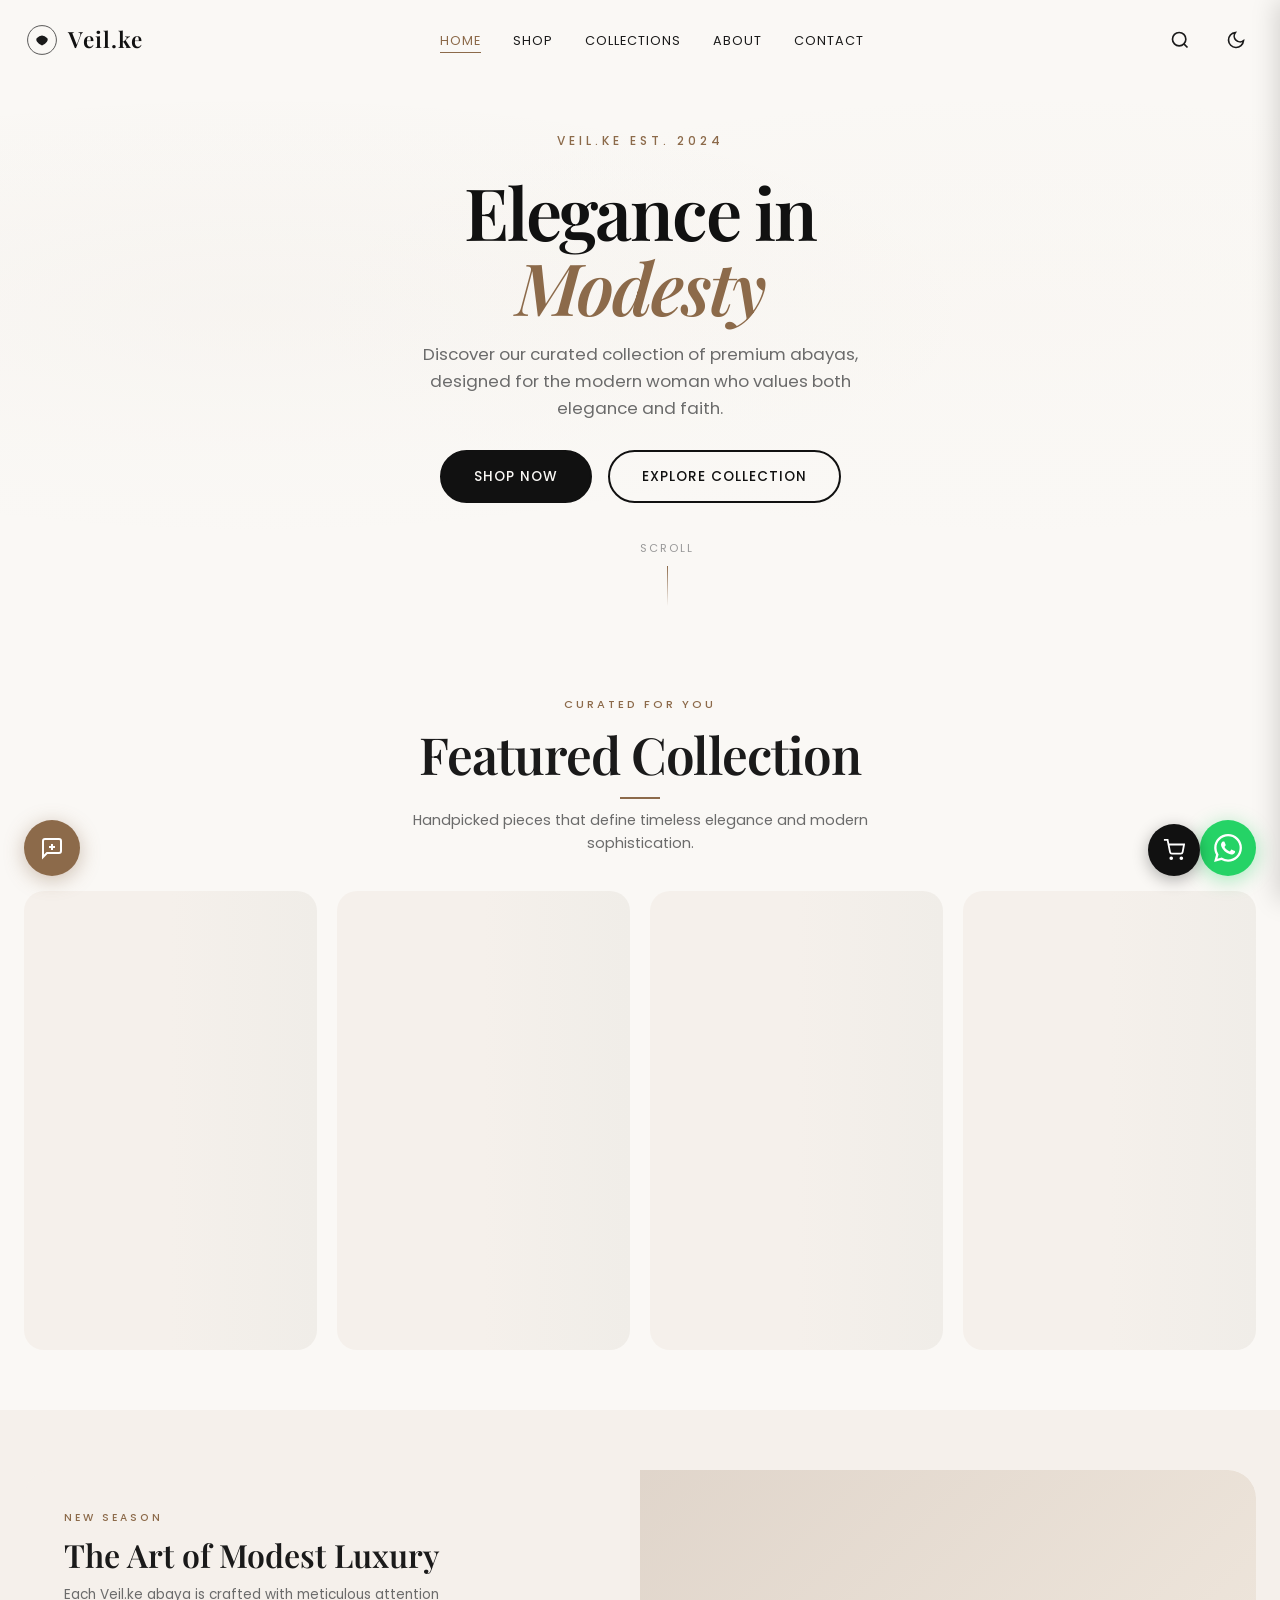
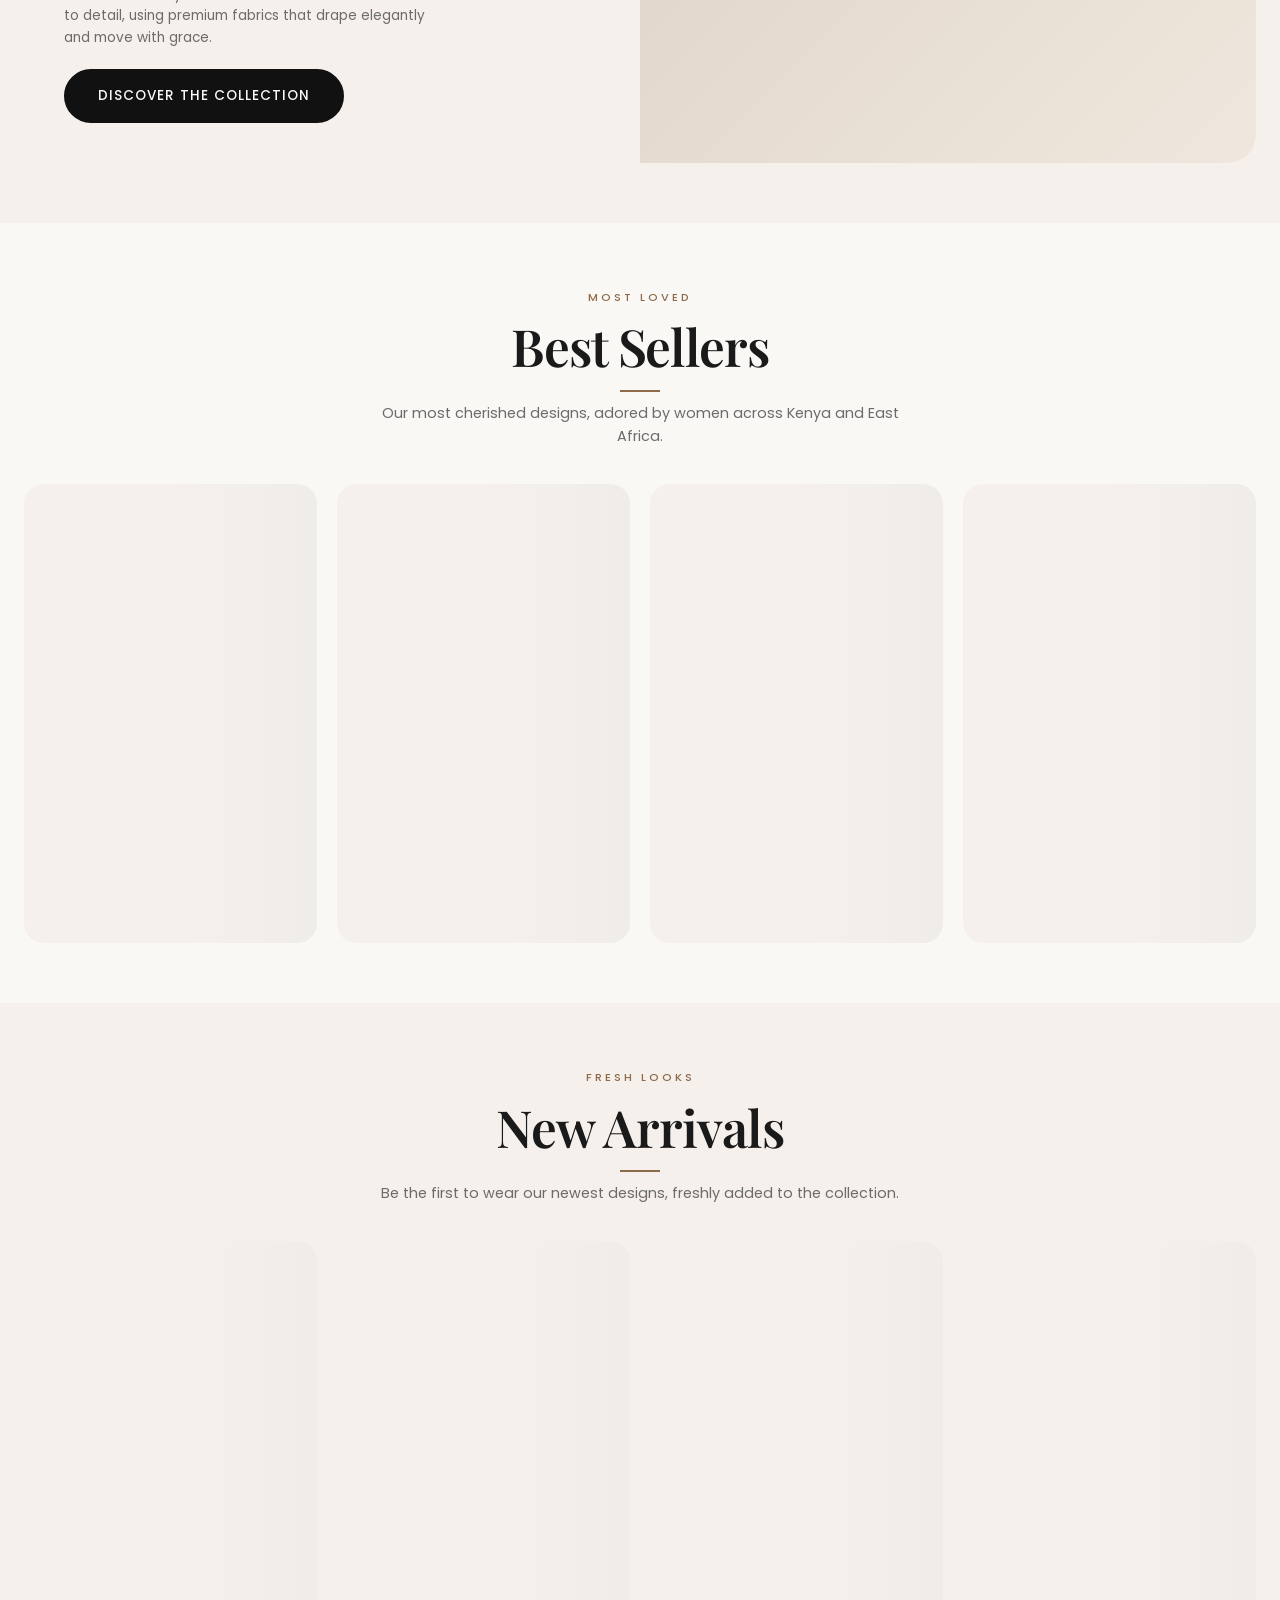
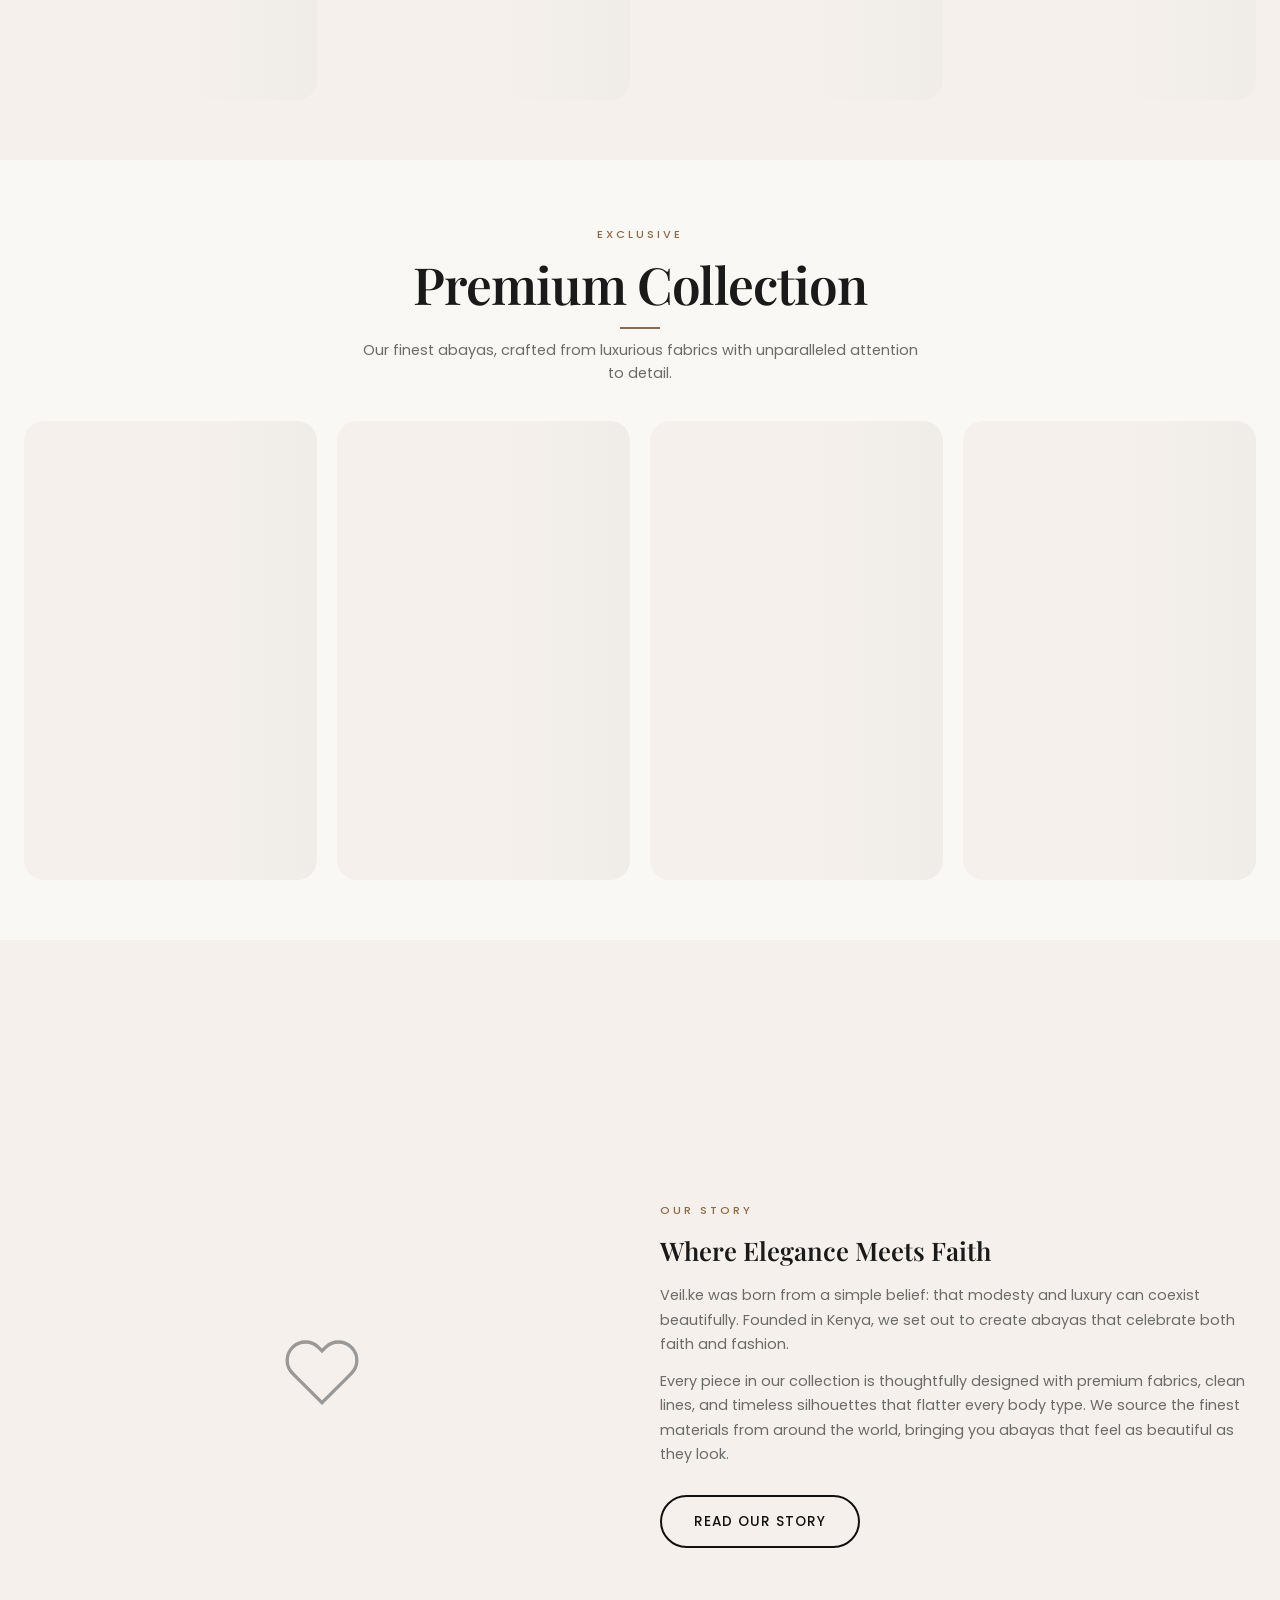
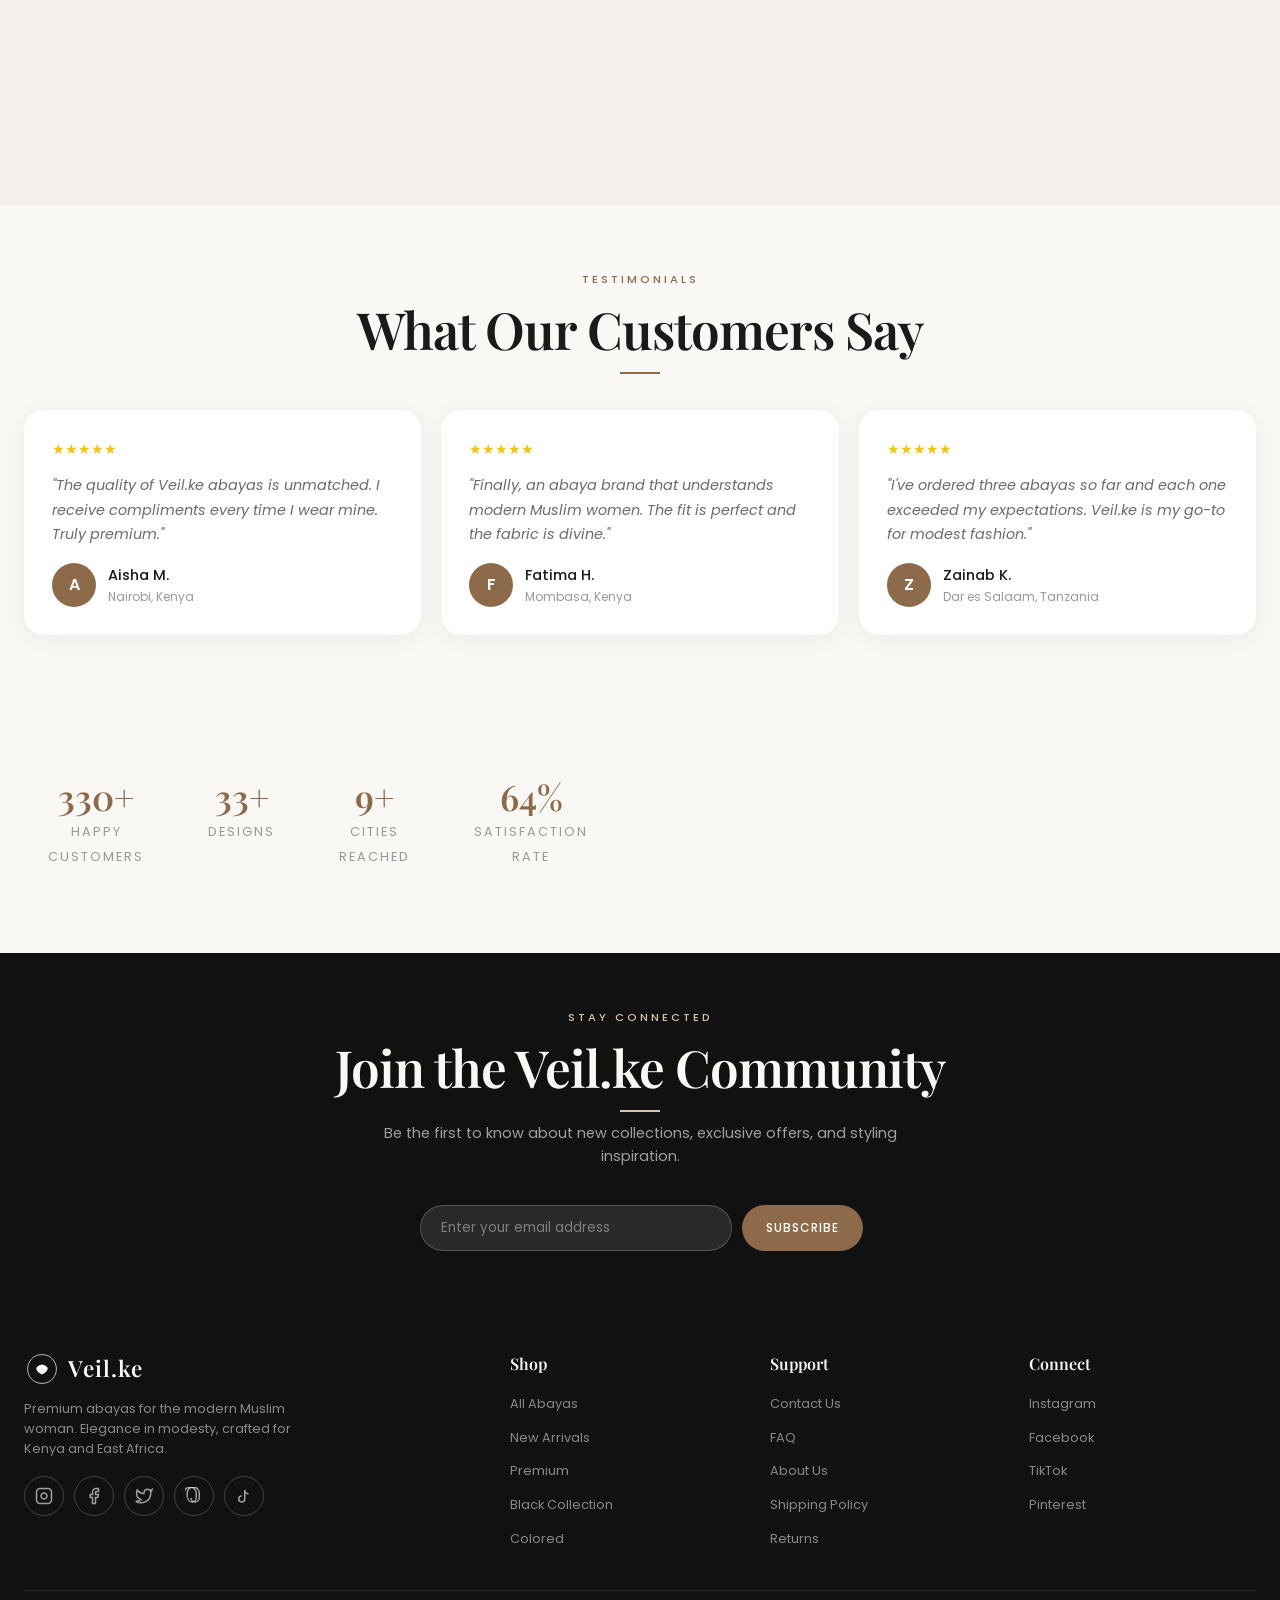
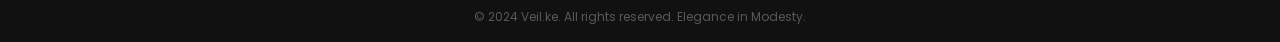
<file: index.html>
<!DOCTYPE html>
<html lang="en">
<head>
<meta charset="UTF-8">
<meta name="viewport" content="width=device-width, initial-scale=1.0">
<title>Veil.ke – Elegance in Modesty | Premium Abayas Kenya</title>
<meta name="description" content="Discover Veil.ke – luxury abayas crafted for the modern Muslim woman in Kenya and East Africa. Premium quality, elegant modesty.">
<meta name="robots" content="index, follow">
<link rel="canonical" href="https://thekingsmaker.org/veil.ke/">
<link rel="icon" type="image/svg+xml" href="favicon.svg">

<meta property="og:title" content="Veil.ke – Elegance in Modesty">
<meta property="og:description" content="Premium abayas for the modern Muslim woman. Discover luxury modest fashion in Kenya.">
<meta property="og:type" content="website">
<meta property="og:url" content="https://thekingsmaker.org/veil.ke/">
<meta property="og:image" content="https://thekingsmaker.org/veil.ke/assets/banners/og-image.jpg">

<meta name="twitter:card" content="summary_large_image">
<meta name="twitter:title" content="Veil.ke – Elegance in Modesty">
<meta name="twitter:description" content="Premium abayas for the modern Muslim woman in Kenya.">

<link rel="preconnect" href="https://fonts.googleapis.com">
<link rel="preconnect" href="https://fonts.gstatic.com" crossorigin>
<link href="https://fonts.googleapis.com/css2?family=Playfair+Display:ital,wght@0,400;0,600;0,700;1,400;1,600&family=Poppins:wght@300;400;500;600&display=swap" rel="stylesheet">
<link rel="stylesheet" href="css/style.css">
<link rel="stylesheet" href="css/animations.css">
<link rel="stylesheet" href="css/responsive.css">

<script type="application/ld+json">
{
    "@context": "https://schema.org",
    "@type": "Store",
    "name": "Veil.ke",
    "description": "Premium abaya store in Kenya. Elegant, modern modest fashion.",
    "url": "https://thekingsmaker.org/veil.ke/",
    "image": "https://thekingsmaker.org/veil.ke/assets/banners/og-image.jpg",
    "address": {
        "@type": "PostalAddress",
        "addressCountry": "KE"
    }
}
</script>
</head>
<body>

<nav class="navbar" id="navbar" role="navigation" aria-label="Main navigation">
    <div class="container">
        <a href="index.html" class="navbar-brand" aria-label="Veil.ke home">
            <svg width="36" height="36" viewBox="0 0 100 100" fill="none">
                <path d="M50 10 C25 10 10 30 10 50 C10 70 25 90 50 90 C75 90 90 70 90 50 C90 30 75 10 50 10Z" stroke="currentColor" stroke-width="2" fill="none"/>
                <path d="M35 45 Q50 30 65 45 Q70 55 50 65 Q30 55 35 45Z" fill="currentColor"/>
            </svg>
            <span class="navbar-brand-text">Veil.ke</span>
        </a>

        <ul class="nav-links" id="navMenu" role="menubar">
            <li role="none"><a href="index.html" class="nav-link active" role="menuitem">Home</a></li>
            <li role="none"><a href="shop.html" class="nav-link" role="menuitem">Shop</a></li>
            <li role="none"><a href="shop.html" class="nav-link" role="menuitem">Collections</a></li>
            <li role="none"><a href="about.html" class="nav-link" role="menuitem">About</a></li>
            <li role="none"><a href="contact.html" class="nav-link" role="menuitem">Contact</a></li>
        </ul>

        <div class="nav-actions">
            <div class="search-container">
                <button class="search-toggle-btn nav-action-btn" id="searchToggle" aria-label="Toggle search">
                    <svg width="20" height="20" viewBox="0 0 24 24" fill="none" stroke="currentColor" stroke-width="2">
                        <circle cx="11" cy="11" r="8"/><line x1="21" y1="21" x2="16.65" y2="16.65"/>
                    </svg>
                </button>
                <div class="search-input-wrapper" id="searchWrapper">
                    <input type="text" class="search-input" id="searchInput" placeholder="Search abayas..." aria-label="Search products" autocomplete="off">
                    <div class="search-results" id="searchResults" role="listbox"></div>
                </div>
            </div>
            <button class="nav-action-btn" id="darkModeToggle" aria-label="Toggle dark mode" aria-pressed="false">
                <svg width="20" height="20" viewBox="0 0 24 24" fill="none" stroke="currentColor" stroke-width="2">
                    <path d="M21 12.79A9 9 0 1 1 11.21 3 7 7 0 0 0 21 12.79z"/>
                </svg>
            </button>
            <button class="mobile-menu-toggle" id="mobileMenuToggle" aria-label="Toggle menu" aria-expanded="false">
                <span></span><span></span><span></span>
            </button>
        </div>
    </div>
</nav>

<main>
    <section class="hero" aria-label="Hero banner">
        <div class="hero-bg">
            <div class="hero-pattern"></div>
            <div style="position:absolute;inset:0;background:linear-gradient(180deg,transparent 0%,var(--bg) 100%);"></div>
        </div>
        <div class="hero-content">
            <span class="hero-tag">Veil.ke Est. 2024</span>
            <h1 class="hero-title">
                Elegance in<br>
                <span class="highlight">Modesty</span>
            </h1>
            <p class="hero-subtitle">Discover our curated collection of premium abayas, designed for the modern woman who values both elegance and faith.</p>
            <div class="hero-actions">
                <a href="shop.html" class="btn btn-primary">Shop Now</a>
                <a href="shop.html" class="btn btn-outline">Explore Collection</a>
            </div>
        </div>
        <div class="hero-scroll">
            <a href="#featured" aria-label="Scroll to featured collection">
                <span>Scroll</span>
                <div class="scroll-line"></div>
            </a>
        </div>
    </section>

    <section class="section" id="featured" aria-label="Featured collection">
        <div class="container">
            <div class="section-header fade-up">
                <span class="section-tag">Curated for You</span>
                <h2 class="section-title">Featured Collection</h2>
                <div class="section-divider"></div>
                <p class="section-subtitle">Handpicked pieces that define timeless elegance and modern sophistication.</p>
            </div>
            <div class="product-grid count-4 stagger-children" id="featuredProducts">
                <div class="skeleton skeleton-card"><div class="skeleton-image"></div><div class="skeleton-text"></div><div class="skeleton-text short"></div></div>
                <div class="skeleton skeleton-card"><div class="skeleton-image"></div><div class="skeleton-text"></div><div class="skeleton-text short"></div></div>
                <div class="skeleton skeleton-card"><div class="skeleton-image"></div><div class="skeleton-text"></div><div class="skeleton-text short"></div></div>
                <div class="skeleton skeleton-card"><div class="skeleton-image"></div><div class="skeleton-text"></div><div class="skeleton-text short"></div></div>
            </div>
        </div>
    </section>

    <section class="section" style="background:var(--bg-alt)" aria-label="Featured banner">
        <div class="container">
            <div class="featured-banner fade-up">
                <div class="featured-banner-content">
                    <span class="featured-banner-tag">New Season</span>
                    <h2 class="featured-banner-title">The Art of Modest Luxury</h2>
                    <p class="featured-banner-text">Each Veil.ke abaya is crafted with meticulous attention to detail, using premium fabrics that drape elegantly and move with grace.</p>
                    <a href="shop.html" class="btn btn-primary">Discover the Collection</a>
                </div>
                <div class="featured-banner-image" style="background:linear-gradient(135deg,var(--secondary),var(--accent));opacity:0.2;width:50%;height:100%;position:absolute;right:0;top:0;border-radius:0 var(--radius-xl) var(--radius-xl) 0;"></div>
            </div>
        </div>
    </section>

    <section class="section" aria-label="Best sellers">
        <div class="container">
            <div class="section-header fade-up">
                <span class="section-tag">Most Loved</span>
                <h2 class="section-title">Best Sellers</h2>
                <div class="section-divider"></div>
                <p class="section-subtitle">Our most cherished designs, adored by women across Kenya and East Africa.</p>
            </div>
            <div class="product-grid count-4 stagger-children" id="bestSellers">
                <div class="skeleton skeleton-card"><div class="skeleton-image"></div><div class="skeleton-text"></div><div class="skeleton-text short"></div></div>
                <div class="skeleton skeleton-card"><div class="skeleton-image"></div><div class="skeleton-text"></div><div class="skeleton-text short"></div></div>
                <div class="skeleton skeleton-card"><div class="skeleton-image"></div><div class="skeleton-text"></div><div class="skeleton-text short"></div></div>
                <div class="skeleton skeleton-card"><div class="skeleton-image"></div><div class="skeleton-text"></div><div class="skeleton-text short"></div></div>
            </div>
        </div>
    </section>

    <section class="section" style="background:var(--bg-alt)" aria-label="New arrivals">
        <div class="container">
            <div class="section-header fade-up">
                <span class="section-tag">Fresh Looks</span>
                <h2 class="section-title">New Arrivals</h2>
                <div class="section-divider"></div>
                <p class="section-subtitle">Be the first to wear our newest designs, freshly added to the collection.</p>
            </div>
            <div class="product-grid count-4 stagger-children" id="newArrivals">
                <div class="skeleton skeleton-card"><div class="skeleton-image"></div><div class="skeleton-text"></div><div class="skeleton-text short"></div></div>
                <div class="skeleton skeleton-card"><div class="skeleton-image"></div><div class="skeleton-text"></div><div class="skeleton-text short"></div></div>
                <div class="skeleton skeleton-card"><div class="skeleton-image"></div><div class="skeleton-text"></div><div class="skeleton-text short"></div></div>
                <div class="skeleton skeleton-card"><div class="skeleton-image"></div><div class="skeleton-text"></div><div class="skeleton-text short"></div></div>
            </div>
        </div>
    </section>

    <section class="section" aria-label="Premium collection">
        <div class="container">
            <div class="section-header fade-up">
                <span class="section-tag">Exclusive</span>
                <h2 class="section-title">Premium Collection</h2>
                <div class="section-divider"></div>
                <p class="section-subtitle">Our finest abayas, crafted from luxurious fabrics with unparalleled attention to detail.</p>
            </div>
            <div class="product-grid count-4 stagger-children" id="premiumCollection">
                <div class="skeleton skeleton-card"><div class="skeleton-image"></div><div class="skeleton-text"></div><div class="skeleton-text short"></div></div>
                <div class="skeleton skeleton-card"><div class="skeleton-image"></div><div class="skeleton-text"></div><div class="skeleton-text short"></div></div>
                <div class="skeleton skeleton-card"><div class="skeleton-image"></div><div class="skeleton-text"></div><div class="skeleton-text short"></div></div>
                <div class="skeleton skeleton-card"><div class="skeleton-image"></div><div class="skeleton-text"></div><div class="skeleton-text short"></div></div>
            </div>
        </div>
    </section>

    <section class="section" style="background:var(--bg-alt)" aria-label="About Veil.ke">
        <div class="container">
            <div class="about-content">
                <div class="about-image fade-up">
                    <svg width="80" height="80" viewBox="0 0 24 24" fill="none" stroke="currentColor" stroke-width="1">
                        <path d="M20.84 4.61a5.5 5.5 0 0 0-7.78 0L12 5.67l-1.06-1.06a5.5 5.5 0 0 0-7.78 7.78l1.06 1.06L12 21.23l7.78-7.78 1.06-1.06a5.5 5.5 0 0 0 0-7.78z"/>
                    </svg>
                </div>
                <div class="about-text fade-up">
                    <span class="section-tag">Our Story</span>
                    <h2>Where Elegance Meets Faith</h2>
                    <p>Veil.ke was born from a simple belief: that modesty and luxury can coexist beautifully. Founded in Kenya, we set out to create abayas that celebrate both faith and fashion.</p>
                    <p>Every piece in our collection is thoughtfully designed with premium fabrics, clean lines, and timeless silhouettes that flatter every body type. We source the finest materials from around the world, bringing you abayas that feel as beautiful as they look.</p>
                    <a href="about.html" class="btn btn-outline" style="margin-top:16px">Read Our Story</a>
                </div>
            </div>
        </div>
    </section>

    <section class="section" aria-label="Customer reviews">
        <div class="container">
            <div class="section-header fade-up">
                <span class="section-tag">Testimonials</span>
                <h2 class="section-title">What Our Customers Say</h2>
                <div class="section-divider"></div>
            </div>
            <div class="testimonials-grid stagger-children">
                <div class="testimonial-card">
                    <div class="testimonial-stars">★★★★★</div>
                    <p class="testimonial-text">"The quality of Veil.ke abayas is unmatched. I receive compliments every time I wear mine. Truly premium."</p>
                    <div class="testimonial-author">
                        <div class="testimonial-avatar">A</div>
                        <div>
                            <div class="testimonial-name">Aisha M.</div>
                            <div class="testimonial-role">Nairobi, Kenya</div>
                        </div>
                    </div>
                </div>
                <div class="testimonial-card">
                    <div class="testimonial-stars">★★★★★</div>
                    <p class="testimonial-text">"Finally, an abaya brand that understands modern Muslim women. The fit is perfect and the fabric is divine."</p>
                    <div class="testimonial-author">
                        <div class="testimonial-avatar">F</div>
                        <div>
                            <div class="testimonial-name">Fatima H.</div>
                            <div class="testimonial-role">Mombasa, Kenya</div>
                        </div>
                    </div>
                </div>
                <div class="testimonial-card">
                    <div class="testimonial-stars">★★★★★</div>
                    <p class="testimonial-text">"I've ordered three abayas so far and each one exceeded my expectations. Veil.ke is my go-to for modest fashion."</p>
                    <div class="testimonial-author">
                        <div class="testimonial-avatar">Z</div>
                        <div>
                            <div class="testimonial-name">Zainab K.</div>
                            <div class="testimonial-role">Dar es Salaam, Tanzania</div>
                        </div>
                    </div>
                </div>
            </div>
        </div>
    </section>

    <section class="section counters-grid" style="padding:60px 0;background:var(--bg)" aria-label="Brand statistics">
        <div class="container counters-grid">
            <div class="counter-item fade-up">
                <span class="counter-number count-up" data-target="500" data-suffix="+">0</span>
                <span class="counter-label">Happy Customers</span>
            </div>
            <div class="counter-item fade-up">
                <span class="counter-number count-up" data-target="50" data-suffix="+">0</span>
                <span class="counter-label">Designs</span>
            </div>
            <div class="counter-item fade-up">
                <span class="counter-number count-up" data-target="15" data-suffix="+">0</span>
                <span class="counter-label">Cities Reached</span>
            </div>
            <div class="counter-item fade-up">
                <span class="counter-number count-up" data-target="98" data-suffix="%">0</span>
                <span class="counter-label">Satisfaction Rate</span>
            </div>
        </div>
    </section>

    <section class="newsletter-section" aria-label="Newsletter signup">
        <div class="container">
            <div class="section-header fade-up">
                <span class="section-tag" style="color:var(--accent)">Stay Connected</span>
                <h2 class="section-title">Join the Veil.ke Community</h2>
                <div class="section-divider" style="background:var(--accent)"></div>
                <p class="section-subtitle">Be the first to know about new collections, exclusive offers, and styling inspiration.</p>
            </div>
            <form class="newsletter-form fade-up" id="newsletterForm" novalidate>
                <input type="email" placeholder="Enter your email address" aria-label="Email address" required>
                <button type="submit">Subscribe</button>
            </form>
        </div>
    </section>
</main>

<footer class="footer" role="contentinfo">
    <div class="container">
        <div class="footer-grid">
            <div>
                <a href="index.html" class="navbar-brand" aria-label="Veil.ke home">
                    <svg width="36" height="36" viewBox="0 0 100 100" fill="none">
                        <path d="M50 10 C25 10 10 30 10 50 C10 70 25 90 50 90 C75 90 90 70 90 50 C90 30 75 10 50 10Z" stroke="currentColor" stroke-width="2" fill="none"/>
                        <path d="M35 45 Q50 30 65 45 Q70 55 50 65 Q30 55 35 45Z" fill="currentColor"/>
                    </svg>
                    <span class="navbar-brand-text" style="color:var(--bg)">Veil.ke</span>
                </a>
                <p class="footer-brand-description">Premium abayas for the modern Muslim woman. Elegance in modesty, crafted for Kenya and East Africa.</p>
                <div class="footer-social">
                    <a href="https://www.instagram.com/Veil.ke" target="_blank" rel="noopener noreferrer" aria-label="Instagram">
                        <svg width="18" height="18" viewBox="0 0 24 24" fill="none" stroke="currentColor" stroke-width="2"><rect x="2" y="2" width="20" height="20" rx="5" ry="5"/><path d="M16 11.37A4 4 0 1 1 12.63 8 4 4 0 0 1 16 11.37z"/><line x1="17.5" y1="6.5" x2="17.51" y2="6.5"/></svg>
                    </a>
                    <a href="https://facebook.com/veil.ke" target="_blank" rel="noopener noreferrer" aria-label="Facebook">
                        <svg width="18" height="18" viewBox="0 0 24 24" fill="none" stroke="currentColor" stroke-width="2"><path d="M18 2h-3a5 5 0 0 0-5 5v3H7v4h3v8h4v-8h3l1-4h-4V7a1 1 0 0 1 1-1h3z"/></svg>
                    </a>
                    <a href="https://twitter.com/veil.ke" target="_blank" rel="noopener noreferrer" aria-label="Twitter">
                        <svg width="18" height="18" viewBox="0 0 24 24" fill="none" stroke="currentColor" stroke-width="2"><path d="M23 3a10.9 10.9 0 0 1-3.14 1.53 4.48 4.48 0 0 0-7.86 3v1A10.66 10.66 0 0 1 3 4s-4 9 5 13a11.64 11.64 0 0 1-7 2c9 5 20 0 20-11.5a4.5 4.5 0 0 0-.08-.83A7.72 7.72 0 0 0 23 3z"/></svg>
                    </a>
                    <a href="https://pinterest.com/veil.ke" target="_blank" rel="noopener noreferrer" aria-label="Pinterest">
                        <svg width="18" height="18" viewBox="0 0 24 24" fill="none" stroke="currentColor" stroke-width="2"><path d="M8 14.5A5.5 5.5 0 0 0 13.5 20a5.5 5.5 0 0 0 5.5-5.5V8a8 8 0 0 0-16 0v6"/><path d="M4 14.5A5.5 5.5 0 0 0 9.5 20a5.5 5.5 0 0 0 5.5-5.5V8a8 8 0 0 0-16 0v6"/></svg>
                    </a>
                    <a href="https://www.tiktok.com/@veil.ke" target="_blank" rel="noopener noreferrer" aria-label="TikTok">
                        <svg width="18" height="18" viewBox="0 0 24 24" fill="none" stroke="currentColor" stroke-width="2"><path d="M9 12a4 4 0 1 0 4 4V4a5 5 0 0 0 5 5"/></svg>
                    </a>
                </div>
            </div>
            <div>
                <h4 class="footer-heading">Shop</h4>
                <ul class="footer-links">
                    <li><a href="shop.html">All Abayas</a></li>
                    <li><a href="shop.html?category=new">New Arrivals</a></li>
                    <li><a href="shop.html?category=premium">Premium</a></li>
                    <li><a href="shop.html?category=black">Black Collection</a></li>
                    <li><a href="shop.html?category=colored">Colored</a></li>
                </ul>
            </div>
            <div>
                <h4 class="footer-heading">Support</h4>
                <ul class="footer-links">
                    <li><a href="contact.html">Contact Us</a></li>
                    <li><a href="faq.html">FAQ</a></li>
                    <li><a href="about.html">About Us</a></li>
                    <li><a href="#">Shipping Policy</a></li>
                    <li><a href="#">Returns</a></li>
                </ul>
            </div>
            <div>
                <h4 class="footer-heading">Connect</h4>
                <ul class="footer-links">
                    <li><a href="https://www.instagram.com/Veil.ke" target="_blank" rel="noopener noreferrer">Instagram</a></li>
                    <li><a href="https://facebook.com/veil.ke" target="_blank" rel="noopener noreferrer">Facebook</a></li>
                    <li><a href="https://www.tiktok.com/@veil.ke" target="_blank" rel="noopener noreferrer">TikTok</a></li>
                    <li><a href="https://pinterest.com/veil.ke" target="_blank" rel="noopener noreferrer">Pinterest</a></li>
                </ul>
            </div>
        </div>
        <div class="footer-bottom">
            <p>&copy; 2024 Veil.ke. All rights reserved. Elegance in Modesty.</p>
        </div>
    </div>
</footer>

<button class="scroll-to-top" id="scrollToTop" aria-label="Scroll to top">
    <svg class="scroll-progress-ring" width="48" height="48" viewBox="0 0 48 48">
        <circle cx="24" cy="24" r="18" stroke-dasharray="113.1" stroke-dashoffset="0"/>
    </svg>
    <svg width="20" height="20" viewBox="0 0 24 24" fill="none" stroke="currentColor" stroke-width="2">
        <polyline points="18 15 12 9 6 15"/>
    </svg>
</button>

<button class="whatsapp-btn" id="whatsappBtn" aria-label="Order via WhatsApp">
    <svg width="28" height="28" viewBox="0 0 24 24" fill="currentColor">
        <path d="M17.472 14.382c-.297-.149-1.758-.867-2.03-.967-.273-.099-.471-.148-.67.15-.197.297-.767.966-.94 1.164-.173.199-.347.223-.644.075-.297-.15-1.255-.463-2.39-1.475-.883-.788-1.48-1.761-1.653-2.059-.173-.297-.018-.458.13-.606.134-.133.298-.347.446-.52.149-.174.198-.298.298-.497.099-.198.05-.371-.025-.52-.075-.149-.669-1.612-.916-2.207-.242-.579-.487-.5-.669-.51-.173-.008-.371-.01-.57-.01-.198 0-.52.074-.792.372-.272.297-1.04 1.016-1.04 2.479 0 1.462 1.065 2.875 1.213 3.074.149.198 2.096 3.2 5.077 4.487.709.306 1.262.489 1.694.625.712.227 1.36.195 1.871.118.571-.085 1.758-.719 2.006-1.413.248-.694.248-1.289.173-1.413-.074-.124-.272-.198-.57-.347m-5.421 7.403h-.004a9.87 9.87 0 01-5.031-1.378l-.361-.214-3.741.982.998-3.648-.235-.374a9.86 9.86 0 01-1.51-5.26c.001-5.45 4.436-9.884 9.888-9.884 2.64 0 5.122 1.03 6.988 2.898a9.825 9.825 0 012.893 6.994c-.003 5.45-4.437 9.884-9.885 9.884m8.413-18.297A11.815 11.815 0 0012.05 0C5.495 0 .16 5.335.157 11.892c0 2.096.547 4.142 1.588 5.945L.057 24l6.305-1.654a11.882 11.882 0 005.683 1.448h.005c6.554 0 11.89-5.335 11.893-11.893a11.821 11.821 0 00-3.48-8.413z"/>
    </svg>
</button>

<div class="quick-view-overlay" id="quickViewOverlay"></div>
<div class="quick-view-modal" id="quickViewModal" role="dialog" aria-label="Product quick view"></div>
<div class="search-overlay" id="searchOverlay"></div>

<script src="js/config.js"></script>
<script src="js/github.js"></script>
<script src="js/products.js"></script>
<script src="js/search.js"></script>
<script src="js/chat.js"></script>
<script src="js/app.js"></script>
</body>
</html>
</file>
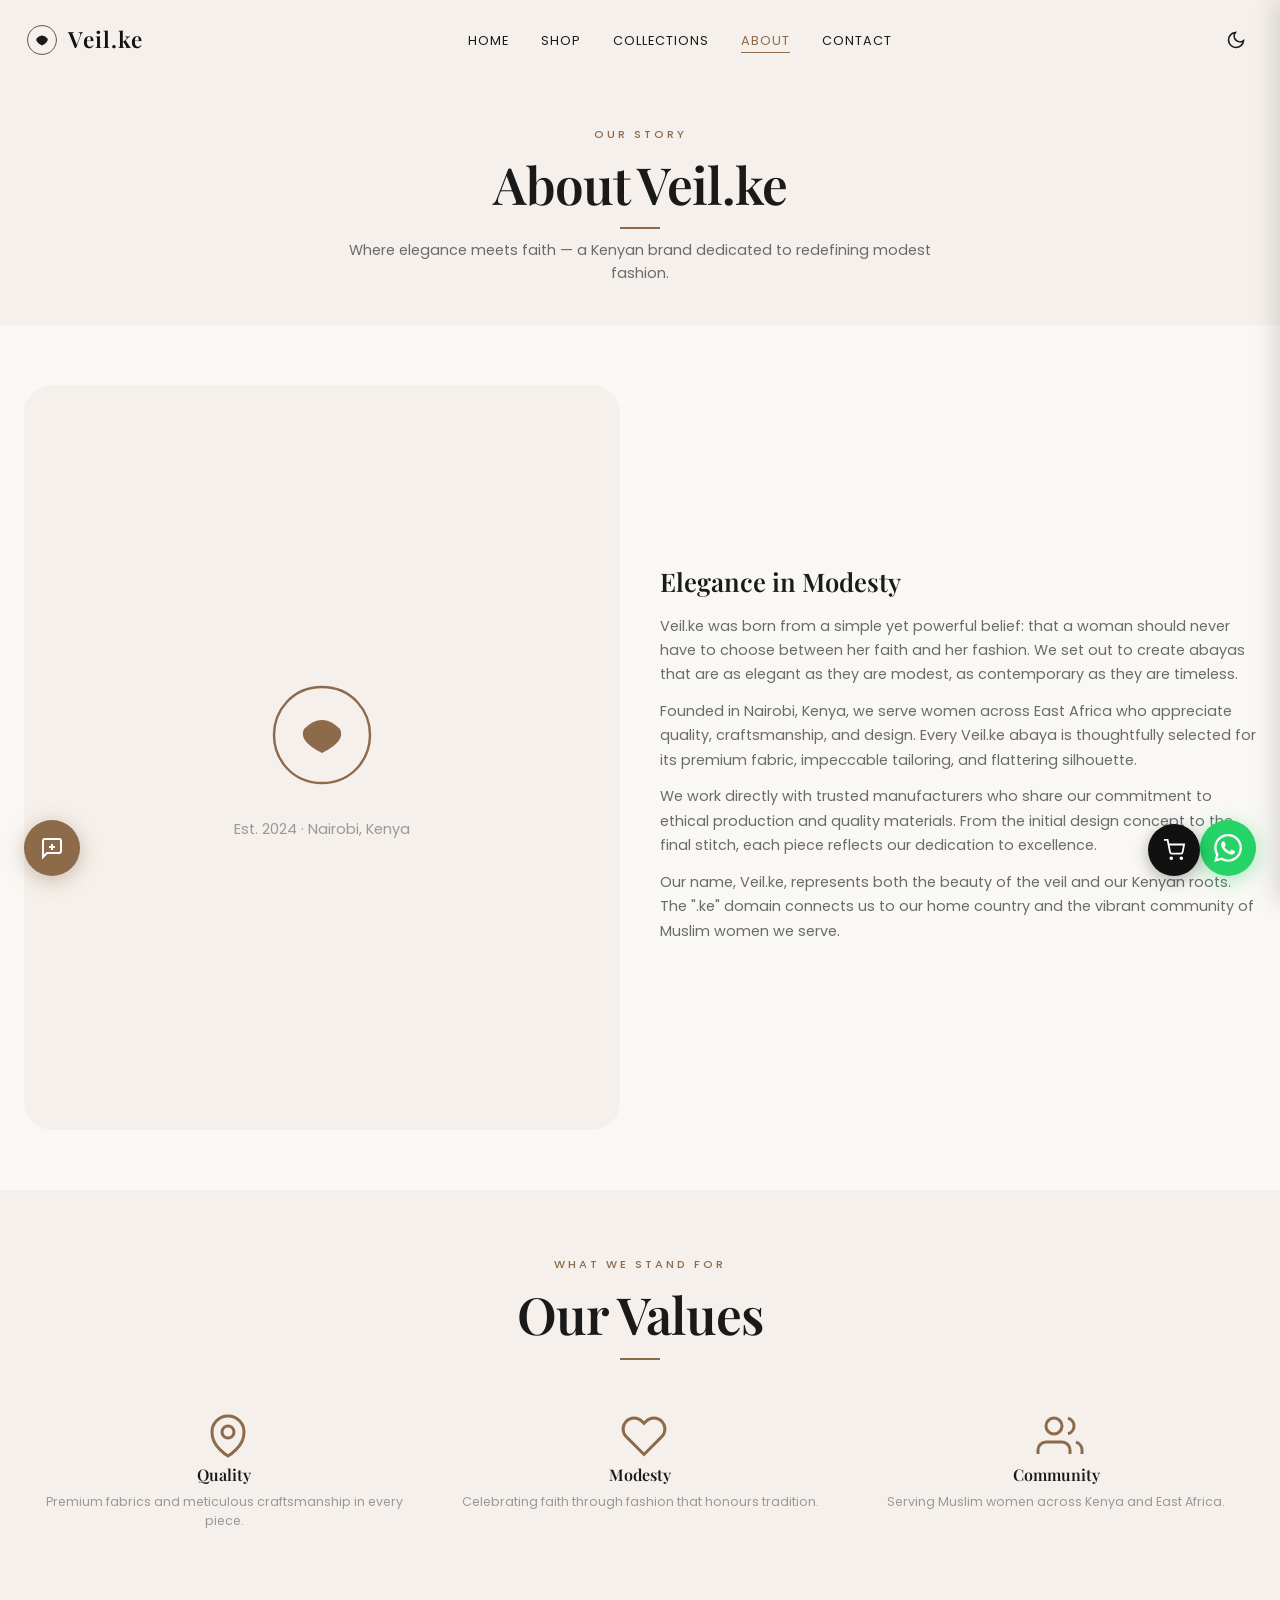
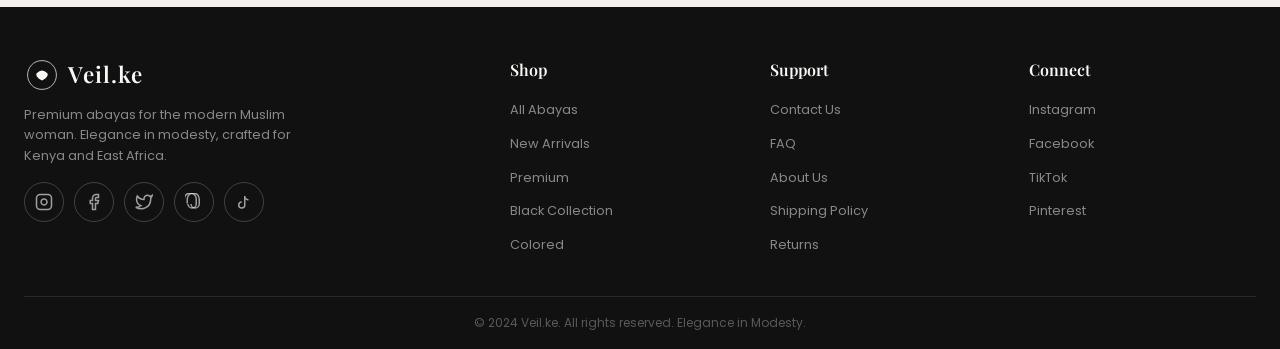
<file: about.html>
<!DOCTYPE html>
<html lang="en">
<head>
<meta charset="UTF-8">
<meta name="viewport" content="width=device-width, initial-scale=1.0">
<title>About Veil.ke – Our Story | Premium Abaya Brand Kenya</title>
<meta name="description" content="Learn about Veil.ke — Kenya's premium abaya brand. Our mission is to bring elegant, modest fashion to Muslim women across East Africa.">
<meta name="robots" content="index, follow">
<link rel="canonical" href="https://thekingsmaker.org/veil.ke/about.html">
<link rel="icon" type="image/svg+xml" href="favicon.svg">
<meta property="og:title" content="About Veil.ke – Our Story">
<meta property="og:description" content="Discover the story behind Veil.ke — elegance in modesty.">
<meta name="twitter:card" content="summary_large_image">
<link rel="preconnect" href="https://fonts.googleapis.com">
<link rel="preconnect" href="https://fonts.gstatic.com" crossorigin>
<link href="https://fonts.googleapis.com/css2?family=Playfair+Display:ital,wght@0,400;0,600;0,700;1,400;1,600&family=Poppins:wght@300;400;500;600&display=swap" rel="stylesheet">
<link rel="stylesheet" href="css/style.css">
<link rel="stylesheet" href="css/animations.css">
<link rel="stylesheet" href="css/responsive.css">
</head>
<body>

<nav class="navbar" id="navbar" role="navigation" aria-label="Main navigation">
    <div class="container">
        <a href="index.html" class="navbar-brand" aria-label="Veil.ke home">
            <svg width="36" height="36" viewBox="0 0 100 100" fill="none">
                <path d="M50 10 C25 10 10 30 10 50 C10 70 25 90 50 90 C75 90 90 70 90 50 C90 30 75 10 50 10Z" stroke="currentColor" stroke-width="2" fill="none"/>
                <path d="M35 45 Q50 30 65 45 Q70 55 50 65 Q30 55 35 45Z" fill="currentColor"/>
            </svg>
            <span class="navbar-brand-text">Veil.ke</span>
        </a>
        <ul class="nav-links" id="navMenu" role="menubar">
            <li role="none"><a href="index.html" class="nav-link" role="menuitem">Home</a></li>
            <li role="none"><a href="shop.html" class="nav-link" role="menuitem">Shop</a></li>
            <li role="none"><a href="shop.html" class="nav-link" role="menuitem">Collections</a></li>
            <li role="none"><a href="about.html" class="nav-link active" role="menuitem">About</a></li>
            <li role="none"><a href="contact.html" class="nav-link" role="menuitem">Contact</a></li>
        </ul>
        <div class="nav-actions">
            <button class="nav-action-btn" id="darkModeToggle" aria-label="Toggle dark mode" aria-pressed="false">
                <svg width="20" height="20" viewBox="0 0 24 24" fill="none" stroke="currentColor" stroke-width="2"><path d="M21 12.79A9 9 0 1 1 11.21 3 7 7 0 0 0 21 12.79z"/></svg>
            </button>
            <button class="mobile-menu-toggle" id="mobileMenuToggle" aria-label="Toggle menu" aria-expanded="false">
                <span></span><span></span><span></span>
            </button>
        </div>
    </div>
</nav>

<main>
    <section class="page-header">
        <div class="container">
            <span class="section-tag">Our Story</span>
            <h1 class="section-title">About Veil.ke</h1>
            <div class="section-divider"></div>
            <p class="section-subtitle">Where elegance meets faith — a Kenyan brand dedicated to redefining modest fashion.</p>
        </div>
    </section>

    <section class="section">
        <div class="container">
            <div class="about-content">
                <div class="about-image fade-up">
                    <div style="text-align:center;padding:40px">
                        <svg width="120" height="120" viewBox="0 0 100 100" fill="none">
                            <path d="M50 10 C25 10 10 30 10 50 C10 70 25 90 50 90 C75 90 90 70 90 50 C90 30 75 10 50 10Z" stroke="var(--secondary)" stroke-width="2" fill="none"/>
                            <path d="M35 45 Q50 30 65 45 Q70 55 50 65 Q30 55 35 45Z" fill="var(--secondary)"/>
                        </svg>
                        <p style="margin-top:16px;color:var(--text-muted);font-size:0.9rem">Est. 2024 · Nairobi, Kenya</p>
                    </div>
                </div>
                <div class="about-text fade-up">
                    <h2>Elegance in Modesty</h2>
                    <p>Veil.ke was born from a simple yet powerful belief: that a woman should never have to choose between her faith and her fashion. We set out to create abayas that are as elegant as they are modest, as contemporary as they are timeless.</p>
                    <p>Founded in Nairobi, Kenya, we serve women across East Africa who appreciate quality, craftsmanship, and design. Every Veil.ke abaya is thoughtfully selected for its premium fabric, impeccable tailoring, and flattering silhouette.</p>
                    <p>We work directly with trusted manufacturers who share our commitment to ethical production and quality materials. From the initial design concept to the final stitch, each piece reflects our dedication to excellence.</p>
                    <p>Our name, Veil.ke, represents both the beauty of the veil and our Kenyan roots. The ".ke" domain connects us to our home country and the vibrant community of Muslim women we serve.</p>
                </div>
            </div>
        </div>
    </section>

    <section class="section" style="background:var(--bg-alt)">
        <div class="container">
            <div class="section-header fade-up">
                <span class="section-tag">What We Stand For</span>
                <h2 class="section-title">Our Values</h2>
                <div class="section-divider"></div>
            </div>
            <div class="about-values stagger-children">
                <div class="value-item">
                    <div class="value-icon">
                        <svg width="48" height="48" viewBox="0 0 24 24" fill="none" stroke="currentColor" stroke-width="1.5">
                            <path d="M12 22s-8-4.5-8-11.8A8 8 0 0 1 12 2a8 8 0 0 1 8 8.2c0 7.3-8 11.8-8 11.8z"/>
                            <circle cx="12" cy="10" r="3"/>
                        </svg>
                    </div>
                    <h4>Quality</h4>
                    <p>Premium fabrics and meticulous craftsmanship in every piece.</p>
                </div>
                <div class="value-item">
                    <div class="value-icon">
                        <svg width="48" height="48" viewBox="0 0 24 24" fill="none" stroke="currentColor" stroke-width="1.5">
                            <path d="M20.84 4.61a5.5 5.5 0 0 0-7.78 0L12 5.67l-1.06-1.06a5.5 5.5 0 0 0-7.78 7.78l1.06 1.06L12 21.23l7.78-7.78 1.06-1.06a5.5 5.5 0 0 0 0-7.78z"/>
                        </svg>
                    </div>
                    <h4>Modesty</h4>
                    <p>Celebrating faith through fashion that honours tradition.</p>
                </div>
                <div class="value-item">
                    <div class="value-icon">
                        <svg width="48" height="48" viewBox="0 0 24 24" fill="none" stroke="currentColor" stroke-width="1.5">
                            <path d="M17 21v-2a4 4 0 0 0-4-4H5a4 4 0 0 0-4 4v2"/>
                            <circle cx="9" cy="7" r="4"/>
                            <path d="M23 21v-2a4 4 0 0 0-3-3.87"/>
                            <path d="M16 3.13a4 4 0 0 1 0 7.75"/>
                        </svg>
                    </div>
                    <h4>Community</h4>
                    <p>Serving Muslim women across Kenya and East Africa.</p>
                </div>
            </div>
        </div>
    </section>
</main>

<footer class="footer" role="contentinfo">
    <div class="container">
        <div class="footer-grid">
            <div>
                <a href="index.html" class="navbar-brand" aria-label="Veil.ke home">
                    <svg width="36" height="36" viewBox="0 0 100 100" fill="none">
                        <path d="M50 10 C25 10 10 30 10 50 C10 70 25 90 50 90 C75 90 90 70 90 50 C90 30 75 10 50 10Z" stroke="currentColor" stroke-width="2" fill="none"/>
                        <path d="M35 45 Q50 30 65 45 Q70 55 50 65 Q30 55 35 45Z" fill="currentColor"/>
                    </svg>
                    <span class="navbar-brand-text" style="color:var(--bg)">Veil.ke</span>
                </a>
                <p class="footer-brand-description">Premium abayas for the modern Muslim woman. Elegance in modesty, crafted for Kenya and East Africa.</p>
                <div class="footer-social">
                    <a href="https://www.instagram.com/Veil.ke" target="_blank" rel="noopener noreferrer" aria-label="Instagram"><svg width="18" height="18" viewBox="0 0 24 24" fill="none" stroke="currentColor" stroke-width="2"><rect x="2" y="2" width="20" height="20" rx="5" ry="5"/><path d="M16 11.37A4 4 0 1 1 12.63 8 4 4 0 0 1 16 11.37z"/><line x1="17.5" y1="6.5" x2="17.51" y2="6.5"/></svg></a>
                    <a href="https://facebook.com/veil.ke" target="_blank" rel="noopener noreferrer" aria-label="Facebook"><svg width="18" height="18" viewBox="0 0 24 24" fill="none" stroke="currentColor" stroke-width="2"><path d="M18 2h-3a5 5 0 0 0-5 5v3H7v4h3v8h4v-8h3l1-4h-4V7a1 1 0 0 1 1-1h3z"/></svg></a>
                    <a href="https://twitter.com/veil.ke" target="_blank" rel="noopener noreferrer" aria-label="Twitter"><svg width="18" height="18" viewBox="0 0 24 24" fill="none" stroke="currentColor" stroke-width="2"><path d="M23 3a10.9 10.9 0 0 1-3.14 1.53 4.48 4.48 0 0 0-7.86 3v1A10.66 10.66 0 0 1 3 4s-4 9 5 13a11.64 11.64 0 0 1-7 2c9 5 20 0 20-11.5a4.5 4.5 0 0 0-.08-.83A7.72 7.72 0 0 0 23 3z"/></svg></a>
                    <a href="https://pinterest.com/veil.ke" target="_blank" rel="noopener noreferrer" aria-label="Pinterest"><svg width="18" height="18" viewBox="0 0 24 24" fill="none" stroke="currentColor" stroke-width="2"><path d="M8 14.5A5.5 5.5 0 0 0 13.5 20a5.5 5.5 0 0 0 5.5-5.5V8a8 8 0 0 0-16 0v6"/><path d="M4 14.5A5.5 5.5 0 0 0 9.5 20a5.5 5.5 0 0 0 5.5-5.5V8a8 8 0 0 0-16 0v6"/></svg></a>
                    <a href="https://www.tiktok.com/@veil.ke" target="_blank" rel="noopener noreferrer" aria-label="TikTok"><svg width="18" height="18" viewBox="0 0 24 24" fill="none" stroke="currentColor" stroke-width="2"><path d="M9 12a4 4 0 1 0 4 4V4a5 5 0 0 0 5 5"/></svg></a>
                </div>
            </div>
            <div>
                <h4 class="footer-heading">Shop</h4>
                <ul class="footer-links">
                    <li><a href="shop.html">All Abayas</a></li>
                    <li><a href="shop.html?category=new">New Arrivals</a></li>
                    <li><a href="shop.html?category=premium">Premium</a></li>
                    <li><a href="shop.html?category=black">Black Collection</a></li>
                    <li><a href="shop.html?category=colored">Colored</a></li>
                </ul>
            </div>
            <div>
                <h4 class="footer-heading">Support</h4>
                <ul class="footer-links">
                    <li><a href="contact.html">Contact Us</a></li>
                    <li><a href="faq.html">FAQ</a></li>
                    <li><a href="about.html">About Us</a></li>
                    <li><a href="#">Shipping Policy</a></li>
                    <li><a href="#">Returns</a></li>
                </ul>
            </div>
            <div>
                <h4 class="footer-heading">Connect</h4>
                <ul class="footer-links">
                    <li><a href="https://www.instagram.com/Veil.ke" target="_blank" rel="noopener noreferrer">Instagram</a></li>
                    <li><a href="https://facebook.com/veil.ke" target="_blank" rel="noopener noreferrer">Facebook</a></li>
                    <li><a href="https://www.tiktok.com/@veil.ke" target="_blank" rel="noopener noreferrer">TikTok</a></li>
                    <li><a href="https://pinterest.com/veil.ke" target="_blank" rel="noopener noreferrer">Pinterest</a></li>
                </ul>
            </div>
        </div>
        <div class="footer-bottom">
            <p>&copy; 2024 Veil.ke. All rights reserved. Elegance in Modesty.</p>
        </div>
    </div>
</footer>

<button class="scroll-to-top" id="scrollToTop" aria-label="Scroll to top">
    <svg class="scroll-progress-ring" width="48" height="48" viewBox="0 0 48 48">
        <circle cx="24" cy="24" r="18" stroke-dasharray="113.1" stroke-dashoffset="0"/>
    </svg>
    <svg width="20" height="20" viewBox="0 0 24 24" fill="none" stroke="currentColor" stroke-width="2"><polyline points="18 15 12 9 6 15"/></svg>
</button>

<button class="whatsapp-btn" id="whatsappBtn" aria-label="Order via WhatsApp">
    <svg width="28" height="28" viewBox="0 0 24 24" fill="currentColor">
        <path d="M17.472 14.382c-.297-.149-1.758-.867-2.03-.967-.273-.099-.471-.148-.67.15-.197.297-.767.966-.94 1.164-.173.199-.347.223-.644.075-.297-.15-1.255-.463-2.39-1.475-.883-.788-1.48-1.761-1.653-2.059-.173-.297-.018-.458.13-.606.134-.133.298-.347.446-.52.149-.174.198-.298.298-.497.099-.198.05-.371-.025-.52-.075-.149-.669-1.612-.916-2.207-.242-.579-.487-.5-.669-.51-.173-.008-.371-.01-.57-.01-.198 0-.52.074-.792.372-.272.297-1.04 1.016-1.04 2.479 0 1.462 1.065 2.875 1.213 3.074.149.198 2.096 3.2 5.077 4.487.709.306 1.262.489 1.694.625.712.227 1.36.195 1.871.118.571-.085 1.758-.719 2.006-1.413.248-.694.248-1.289.173-1.413-.074-.124-.272-.198-.57-.347m-5.421 7.403h-.004a9.87 9.87 0 01-5.031-1.378l-.361-.214-3.741.982.998-3.648-.235-.374a9.86 9.86 0 01-1.51-5.26c.001-5.45 4.436-9.884 9.888-9.884 2.64 0 5.122 1.03 6.988 2.898a9.825 9.825 0 012.893 6.994c-.003 5.45-4.437 9.884-9.885 9.884m8.413-18.297A11.815 11.815 0 0012.05 0C5.495 0 .16 5.335.157 11.892c0 2.096.547 4.142 1.588 5.945L.057 24l6.305-1.654a11.882 11.882 0 005.683 1.448h.005c6.554 0 11.89-5.335 11.893-11.893a11.821 11.821 0 00-3.48-8.413z"/>
    </svg>
</button>

<script src="js/config.js"></script>
<script src="js/github.js"></script>
<script src="js/products.js"></script>
<script src="js/search.js"></script>
<script src="js/gallery.js"></script>
<script src="js/chat.js"></script>
<script src="js/app.js"></script>
</body>
</html>
</file>
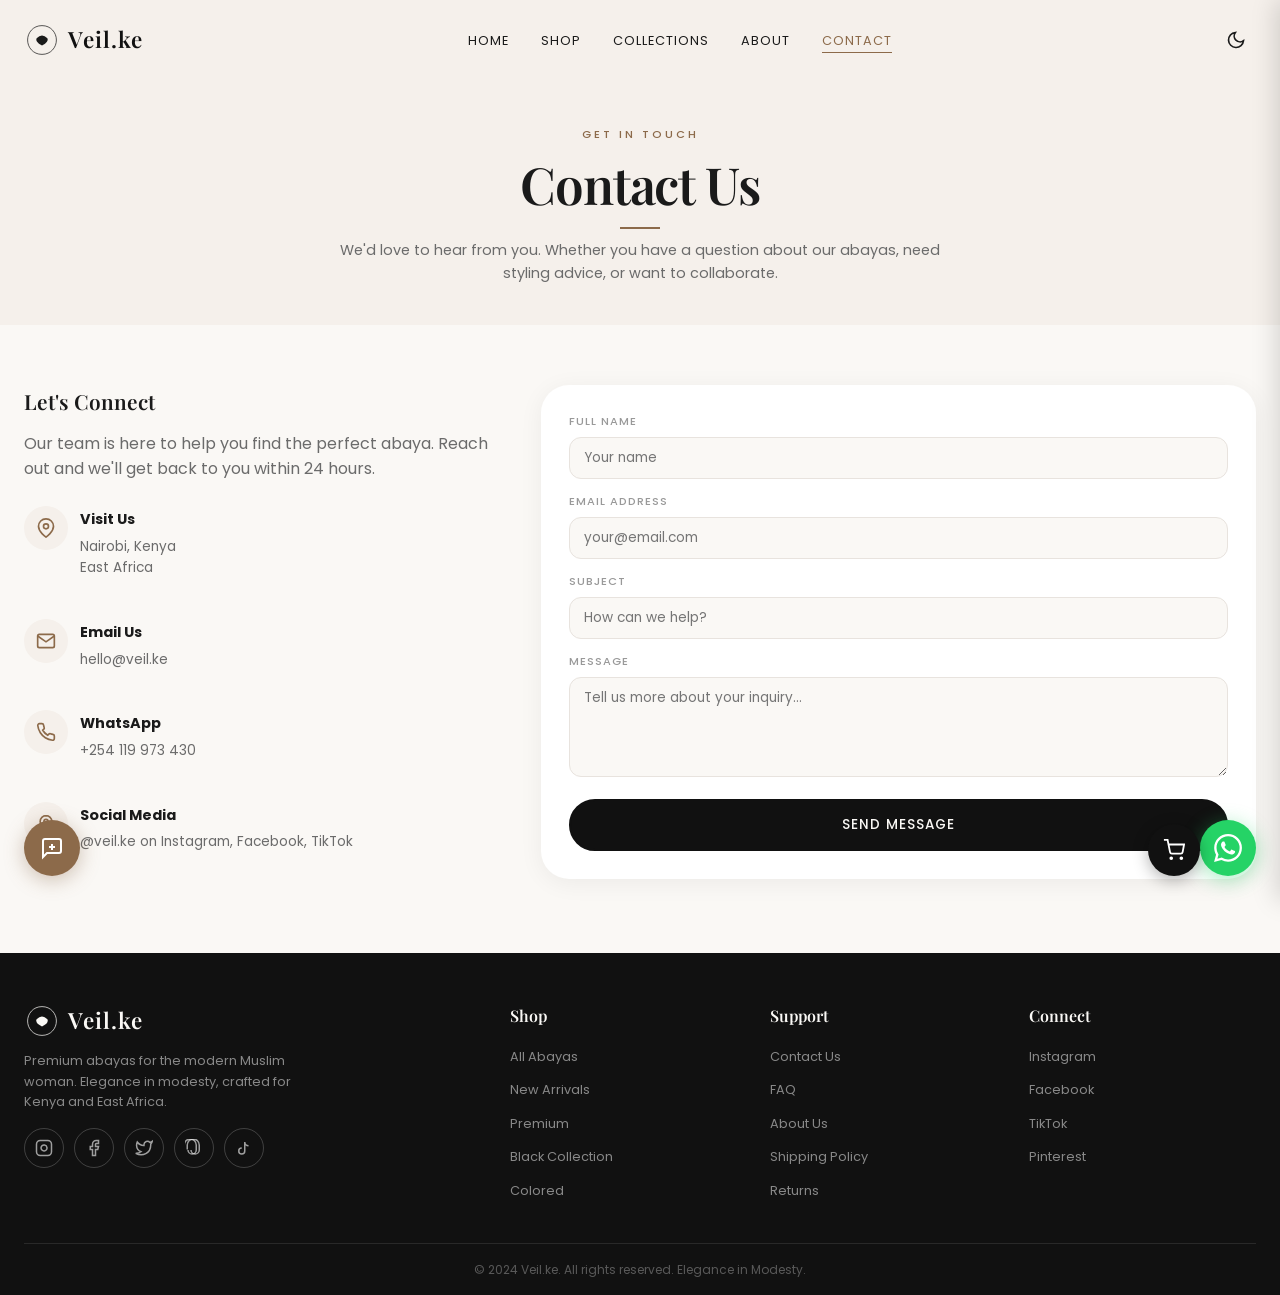
<file: contact.html>
<!DOCTYPE html>
<html lang="en">
<head>
<meta charset="UTF-8">
<meta name="viewport" content="width=device-width, initial-scale=1.0">
<title>Contact Veil.ke – Get in Touch | Premium Abayas Kenya</title>
<meta name="description" content="Contact Veil.ke. We'd love to hear from you. Reach out for inquiries, orders, or collaborations. Based in Nairobi, Kenya.">
<meta name="robots" content="index, follow">
<link rel="canonical" href="https://thekingsmaker.org/veil.ke/contact.html">
<link rel="icon" type="image/svg+xml" href="favicon.svg">
<meta property="og:title" content="Contact Veil.ke">
<meta property="og:description" content="Get in touch with Veil.ke for inquiries and orders.">
<meta name="twitter:card" content="summary_large_image">
<link rel="preconnect" href="https://fonts.googleapis.com">
<link rel="preconnect" href="https://fonts.gstatic.com" crossorigin>
<link href="https://fonts.googleapis.com/css2?family=Playfair+Display:ital,wght@0,400;0,600;0,700;1,400;1,600&family=Poppins:wght@300;400;500;600&display=swap" rel="stylesheet">
<link rel="stylesheet" href="css/style.css">
<link rel="stylesheet" href="css/animations.css">
<link rel="stylesheet" href="css/responsive.css">
</head>
<body>

<nav class="navbar" id="navbar" role="navigation" aria-label="Main navigation">
    <div class="container">
        <a href="index.html" class="navbar-brand" aria-label="Veil.ke home">
            <svg width="36" height="36" viewBox="0 0 100 100" fill="none">
                <path d="M50 10 C25 10 10 30 10 50 C10 70 25 90 50 90 C75 90 90 70 90 50 C90 30 75 10 50 10Z" stroke="currentColor" stroke-width="2" fill="none"/>
                <path d="M35 45 Q50 30 65 45 Q70 55 50 65 Q30 55 35 45Z" fill="currentColor"/>
            </svg>
            <span class="navbar-brand-text">Veil.ke</span>
        </a>
        <ul class="nav-links" id="navMenu" role="menubar">
            <li role="none"><a href="index.html" class="nav-link" role="menuitem">Home</a></li>
            <li role="none"><a href="shop.html" class="nav-link" role="menuitem">Shop</a></li>
            <li role="none"><a href="shop.html" class="nav-link" role="menuitem">Collections</a></li>
            <li role="none"><a href="about.html" class="nav-link" role="menuitem">About</a></li>
            <li role="none"><a href="contact.html" class="nav-link active" role="menuitem">Contact</a></li>
        </ul>
        <div class="nav-actions">
            <button class="nav-action-btn" id="darkModeToggle" aria-label="Toggle dark mode" aria-pressed="false">
                <svg width="20" height="20" viewBox="0 0 24 24" fill="none" stroke="currentColor" stroke-width="2"><path d="M21 12.79A9 9 0 1 1 11.21 3 7 7 0 0 0 21 12.79z"/></svg>
            </button>
            <button class="mobile-menu-toggle" id="mobileMenuToggle" aria-label="Toggle menu" aria-expanded="false">
                <span></span><span></span><span></span>
            </button>
        </div>
    </div>
</nav>

<main>
    <section class="page-header">
        <div class="container">
            <span class="section-tag">Get in Touch</span>
            <h1 class="section-title">Contact Us</h1>
            <div class="section-divider"></div>
            <p class="section-subtitle">We'd love to hear from you. Whether you have a question about our abayas, need styling advice, or want to collaborate.</p>
        </div>
    </section>

    <section class="section">
        <div class="container">
            <div class="contact-grid">
                <div class="contact-info fade-up">
                    <h3>Let's Connect</h3>
                    <p>Our team is here to help you find the perfect abaya. Reach out and we'll get back to you within 24 hours.</p>

                    <div class="contact-detail">
                        <div class="contact-detail-icon">
                            <svg width="20" height="20" viewBox="0 0 24 24" fill="none" stroke="currentColor" stroke-width="2">
                                <path d="M21 10c0 7-9 13-9 13s-9-6-9-13a9 9 0 0 1 18 0z"/>
                                <circle cx="12" cy="10" r="3"/>
                            </svg>
                        </div>
                        <div>
                            <strong style="font-size:0.9rem">Visit Us</strong>
                            <p style="font-size:0.85rem;color:var(--text-light);margin-top:4px">Nairobi, Kenya<br>East Africa</p>
                        </div>
                    </div>

                    <div class="contact-detail">
                        <div class="contact-detail-icon">
                            <svg width="20" height="20" viewBox="0 0 24 24" fill="none" stroke="currentColor" stroke-width="2">
                                <path d="M4 4h16c1.1 0 2 .9 2 2v12c0 1.1-.9 2-2 2H4c-1.1 0-2-.9-2-2V6c0-1.1.9-2 2-2z"/>
                                <polyline points="22,6 12,13 2,6"/>
                            </svg>
                        </div>
                        <div>
                            <strong style="font-size:0.9rem">Email Us</strong>
                            <p style="font-size:0.85rem;color:var(--text-light);margin-top:4px">hello@veil.ke</p>
                        </div>
                    </div>

                    <div class="contact-detail">
                        <div class="contact-detail-icon">
                            <svg width="20" height="20" viewBox="0 0 24 24" fill="none" stroke="currentColor" stroke-width="2">
                                <path d="M22 16.92v3a2 2 0 0 1-2.18 2 19.79 19.79 0 0 1-8.63-3.07 19.5 19.5 0 0 1-6-6 19.79 19.79 0 0 1-3.07-8.67A2 2 0 0 1 4.11 2h3a2 2 0 0 1 2 1.72 12.84 12.84 0 0 0 .7 2.81 2 2 0 0 1-.45 2.11L8.09 9.91a16 16 0 0 0 6 6l1.27-1.27a2 2 0 0 1 2.11-.45 12.84 12.84 0 0 0 2.81.7A2 2 0 0 1 22 16.92z"/>
                            </svg>
                        </div>
                        <div>
                            <strong style="font-size:0.9rem">WhatsApp</strong>
                            <p style="font-size:0.85rem;color:var(--text-light);margin-top:4px">+254 119 973 430</p>
                        </div>
                    </div>

                    <div class="contact-detail">
                        <div class="contact-detail-icon">
                            <svg width="20" height="20" viewBox="0 0 24 24" fill="none" stroke="currentColor" stroke-width="2">
                                <path d="M12 2C8.13 2 5 5.13 5 9c0 5.25 7 13 7 13s7-7.75 7-13c0-3.87-3.13-7-7-7z"/>
                                <circle cx="12" cy="9" r="2.5"/>
                            </svg>
                        </div>
                        <div>
                            <strong style="font-size:0.9rem">Social Media</strong>
                            <p style="font-size:0.85rem;color:var(--text-light);margin-top:4px">@veil.ke on Instagram, Facebook, TikTok</p>
                        </div>
                    </div>
                </div>

                <form class="contact-form fade-up" id="contactForm" novalidate>
                    <div class="form-group">
                        <label for="name">Full Name</label>
                        <input type="text" id="name" placeholder="Your name" required>
                    </div>
                    <div class="form-group">
                        <label for="email">Email Address</label>
                        <input type="email" id="email" placeholder="your@email.com" required>
                    </div>
                    <div class="form-group">
                        <label for="subject">Subject</label>
                        <input type="text" id="subject" placeholder="How can we help?">
                    </div>
                    <div class="form-group">
                        <label for="message">Message</label>
                        <textarea id="message" placeholder="Tell us more about your inquiry..." required></textarea>
                    </div>
                    <button type="submit" class="btn btn-primary" style="width:100%;justify-content:center">Send Message</button>
                </form>
            </div>
        </div>
    </section>
</main>

<footer class="footer" role="contentinfo">
    <div class="container">
        <div class="footer-grid">
            <div>
                <a href="index.html" class="navbar-brand" aria-label="Veil.ke home">
                    <svg width="36" height="36" viewBox="0 0 100 100" fill="none">
                        <path d="M50 10 C25 10 10 30 10 50 C10 70 25 90 50 90 C75 90 90 70 90 50 C90 30 75 10 50 10Z" stroke="currentColor" stroke-width="2" fill="none"/>
                        <path d="M35 45 Q50 30 65 45 Q70 55 50 65 Q30 55 35 45Z" fill="currentColor"/>
                    </svg>
                    <span class="navbar-brand-text" style="color:var(--bg)">Veil.ke</span>
                </a>
                <p class="footer-brand-description">Premium abayas for the modern Muslim woman. Elegance in modesty, crafted for Kenya and East Africa.</p>
                <div class="footer-social">
                    <a href="https://www.instagram.com/Veil.ke" target="_blank" rel="noopener noreferrer" aria-label="Instagram"><svg width="18" height="18" viewBox="0 0 24 24" fill="none" stroke="currentColor" stroke-width="2"><rect x="2" y="2" width="20" height="20" rx="5" ry="5"/><path d="M16 11.37A4 4 0 1 1 12.63 8 4 4 0 0 1 16 11.37z"/><line x1="17.5" y1="6.5" x2="17.51" y2="6.5"/></svg></a>
                    <a href="https://facebook.com/veil.ke" target="_blank" rel="noopener noreferrer" aria-label="Facebook"><svg width="18" height="18" viewBox="0 0 24 24" fill="none" stroke="currentColor" stroke-width="2"><path d="M18 2h-3a5 5 0 0 0-5 5v3H7v4h3v8h4v-8h3l1-4h-4V7a1 1 0 0 1 1-1h3z"/></svg></a>
                    <a href="https://twitter.com/veil.ke" target="_blank" rel="noopener noreferrer" aria-label="Twitter"><svg width="18" height="18" viewBox="0 0 24 24" fill="none" stroke="currentColor" stroke-width="2"><path d="M23 3a10.9 10.9 0 0 1-3.14 1.53 4.48 4.48 0 0 0-7.86 3v1A10.66 10.66 0 0 1 3 4s-4 9 5 13a11.64 11.64 0 0 1-7 2c9 5 20 0 20-11.5a4.5 4.5 0 0 0-.08-.83A7.72 7.72 0 0 0 23 3z"/></svg></a>
                    <a href="https://pinterest.com/veil.ke" target="_blank" rel="noopener noreferrer" aria-label="Pinterest"><svg width="18" height="18" viewBox="0 0 24 24" fill="none" stroke="currentColor" stroke-width="2"><path d="M8 14.5A5.5 5.5 0 0 0 13.5 20a5.5 5.5 0 0 0 5.5-5.5V8a8 8 0 0 0-16 0v6"/><path d="M4 14.5A5.5 5.5 0 0 0 9.5 20a5.5 5.5 0 0 0 5.5-5.5V8a8 8 0 0 0-16 0v6"/></svg></a>
                    <a href="https://www.tiktok.com/@veil.ke" target="_blank" rel="noopener noreferrer" aria-label="TikTok"><svg width="18" height="18" viewBox="0 0 24 24" fill="none" stroke="currentColor" stroke-width="2"><path d="M9 12a4 4 0 1 0 4 4V4a5 5 0 0 0 5 5"/></svg></a>
                </div>
            </div>
            <div>
                <h4 class="footer-heading">Shop</h4>
                <ul class="footer-links">
                    <li><a href="shop.html">All Abayas</a></li>
                    <li><a href="shop.html?category=new">New Arrivals</a></li>
                    <li><a href="shop.html?category=premium">Premium</a></li>
                    <li><a href="shop.html?category=black">Black Collection</a></li>
                    <li><a href="shop.html?category=colored">Colored</a></li>
                </ul>
            </div>
            <div>
                <h4 class="footer-heading">Support</h4>
                <ul class="footer-links">
                    <li><a href="contact.html">Contact Us</a></li>
                    <li><a href="faq.html">FAQ</a></li>
                    <li><a href="about.html">About Us</a></li>
                    <li><a href="#">Shipping Policy</a></li>
                    <li><a href="#">Returns</a></li>
                </ul>
            </div>
            <div>
                <h4 class="footer-heading">Connect</h4>
                <ul class="footer-links">
                    <li><a href="https://www.instagram.com/Veil.ke" target="_blank" rel="noopener noreferrer">Instagram</a></li>
                    <li><a href="https://facebook.com/veil.ke" target="_blank" rel="noopener noreferrer">Facebook</a></li>
                    <li><a href="https://www.tiktok.com/@veil.ke" target="_blank" rel="noopener noreferrer">TikTok</a></li>
                    <li><a href="https://pinterest.com/veil.ke" target="_blank" rel="noopener noreferrer">Pinterest</a></li>
                </ul>
            </div>
        </div>
        <div class="footer-bottom">
            <p>&copy; 2024 Veil.ke. All rights reserved. Elegance in Modesty.</p>
        </div>
    </div>
</footer>

<button class="scroll-to-top" id="scrollToTop" aria-label="Scroll to top">
    <svg class="scroll-progress-ring" width="48" height="48" viewBox="0 0 48 48">
        <circle cx="24" cy="24" r="18" stroke-dasharray="113.1" stroke-dashoffset="0"/>
    </svg>
    <svg width="20" height="20" viewBox="0 0 24 24" fill="none" stroke="currentColor" stroke-width="2"><polyline points="18 15 12 9 6 15"/></svg>
</button>

<button class="whatsapp-btn" id="whatsappBtn" aria-label="Order via WhatsApp">
    <svg width="28" height="28" viewBox="0 0 24 24" fill="currentColor">
        <path d="M17.472 14.382c-.297-.149-1.758-.867-2.03-.967-.273-.099-.471-.148-.67.15-.197.297-.767.966-.94 1.164-.173.199-.347.223-.644.075-.297-.15-1.255-.463-2.39-1.475-.883-.788-1.48-1.761-1.653-2.059-.173-.297-.018-.458.13-.606.134-.133.298-.347.446-.52.149-.174.198-.298.298-.497.099-.198.05-.371-.025-.52-.075-.149-.669-1.612-.916-2.207-.242-.579-.487-.5-.669-.51-.173-.008-.371-.01-.57-.01-.198 0-.52.074-.792.372-.272.297-1.04 1.016-1.04 2.479 0 1.462 1.065 2.875 1.213 3.074.149.198 2.096 3.2 5.077 4.487.709.306 1.262.489 1.694.625.712.227 1.36.195 1.871.118.571-.085 1.758-.719 2.006-1.413.248-.694.248-1.289.173-1.413-.074-.124-.272-.198-.57-.347m-5.421 7.403h-.004a9.87 9.87 0 01-5.031-1.378l-.361-.214-3.741.982.998-3.648-.235-.374a9.86 9.86 0 01-1.51-5.26c.001-5.45 4.436-9.884 9.888-9.884 2.64 0 5.122 1.03 6.988 2.898a9.825 9.825 0 012.893 6.994c-.003 5.45-4.437 9.884-9.885 9.884m8.413-18.297A11.815 11.815 0 0012.05 0C5.495 0 .16 5.335.157 11.892c0 2.096.547 4.142 1.588 5.945L.057 24l6.305-1.654a11.882 11.882 0 005.683 1.448h.005c6.554 0 11.89-5.335 11.893-11.893a11.821 11.821 0 00-3.48-8.413z"/>
    </svg>
</button>

<script>
document.addEventListener('DOMContentLoaded', () => {
    const form = document.getElementById('contactForm');
    if (form) {
        form.addEventListener('submit', (e) => {
            e.preventDefault();
            const btn = form.querySelector('button[type="submit"]');
            const original = btn.textContent;
            btn.textContent = 'Message Sent!';
            btn.disabled = true;
            form.reset();
            setTimeout(() => {
                btn.textContent = original;
                btn.disabled = false;
            }, 3000);
        });
    }
});
</script>
<script src="js/config.js"></script>
<script src="js/github.js"></script>
<script src="js/products.js"></script>
<script src="js/search.js"></script>
<script src="js/gallery.js"></script>
<script src="js/chat.js"></script>
<script src="js/app.js"></script>
</body>
</html>
</file>
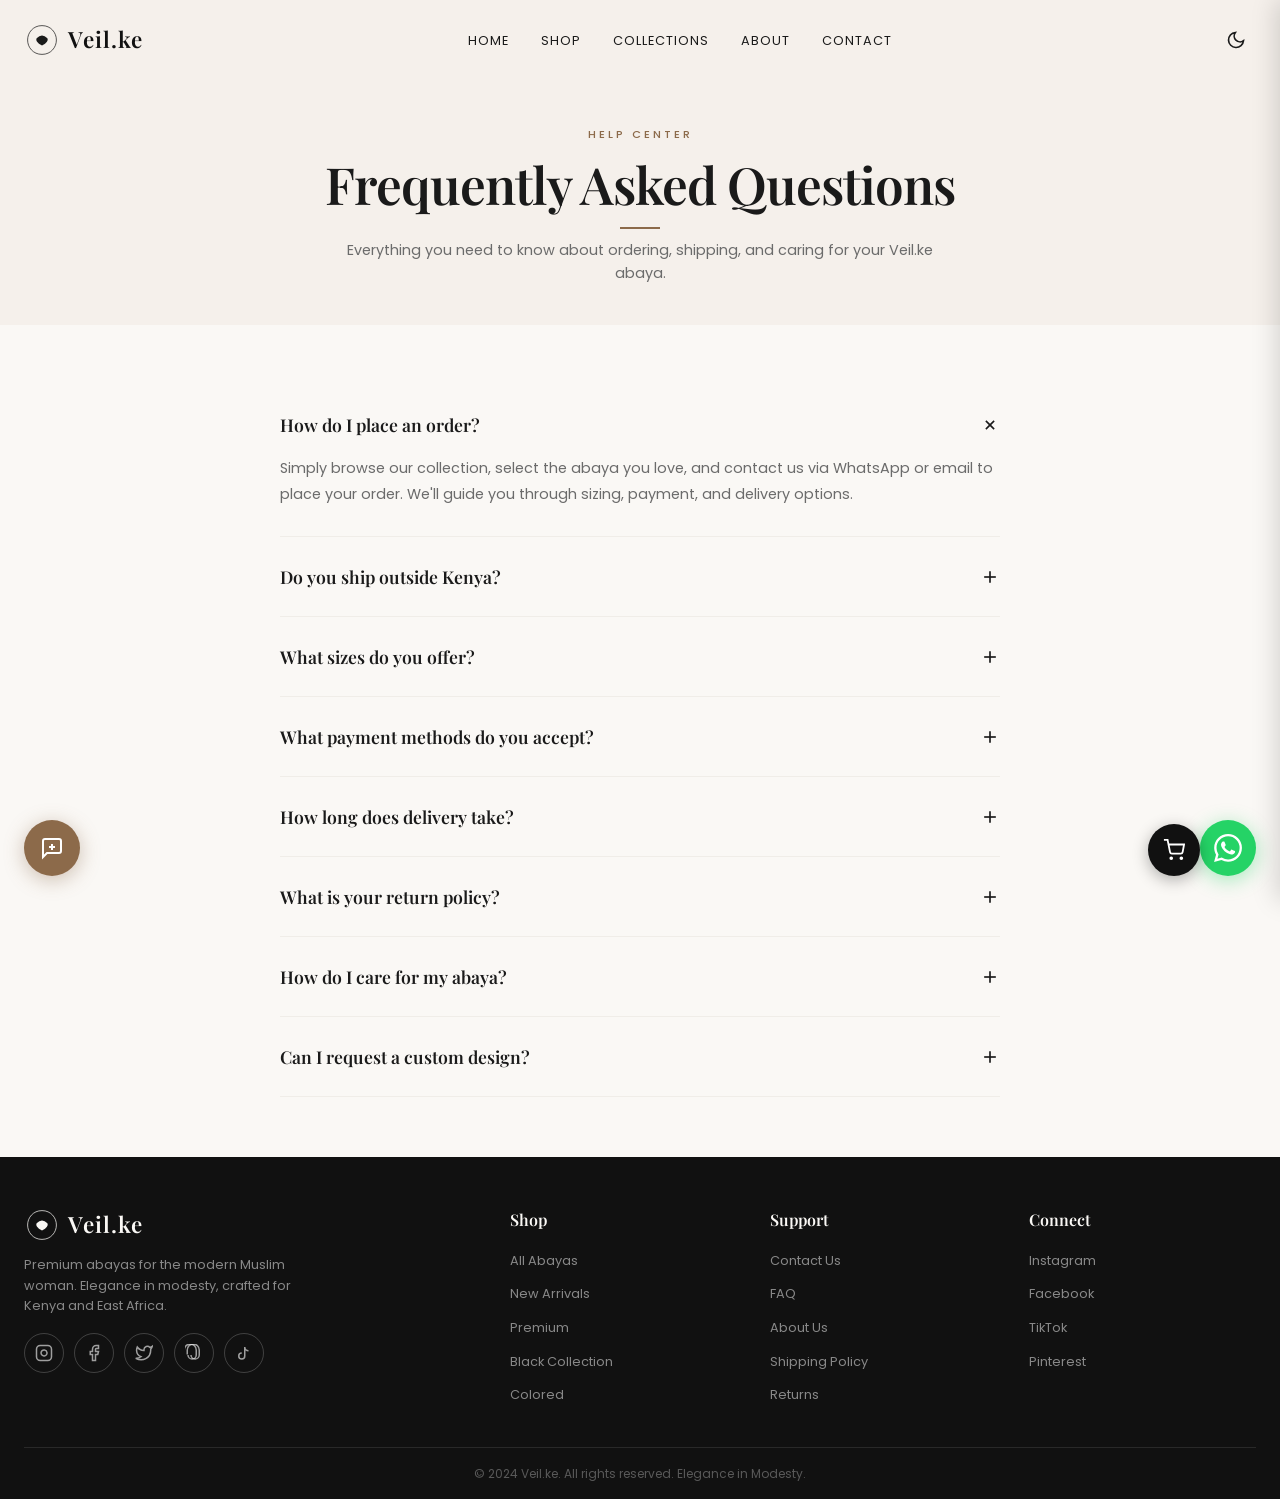
<file: faq.html>
<!DOCTYPE html>
<html lang="en">
<head>
<meta charset="UTF-8">
<meta name="viewport" content="width=device-width, initial-scale=1.0">
<title>FAQ – Veil.ke | Frequently Asked Questions About Abayas</title>
<meta name="description" content="Find answers to common questions about Veil.ke abayas: ordering, sizing, shipping in Kenya and East Africa, fabric care, and returns.">
<meta name="robots" content="index, follow">
<link rel="canonical" href="https://thekingsmaker.org/veil.ke/faq.html">
<link rel="icon" type="image/svg+xml" href="favicon.svg">
<meta property="og:title" content="FAQ – Veil.ke">
<meta property="og:description" content="Frequently asked questions about our premium abayas.">
<meta name="twitter:card" content="summary_large_image">
<link rel="preconnect" href="https://fonts.googleapis.com">
<link rel="preconnect" href="https://fonts.gstatic.com" crossorigin>
<link href="https://fonts.googleapis.com/css2?family=Playfair+Display:ital,wght@0,400;0,600;0,700;1,400;1,600&family=Poppins:wght@300;400;500;600&display=swap" rel="stylesheet">
<link rel="stylesheet" href="css/style.css">
<link rel="stylesheet" href="css/animations.css">
<link rel="stylesheet" href="css/responsive.css">

<script type="application/ld+json">
{
    "@context": "https://schema.org",
    "@type": "FAQPage",
    "mainEntity": [
        {
            "@type": "Question",
            "name": "How do I place an order?",
            "acceptedAnswer": { "@type": "Answer", "text": "Browse our collection, select your abaya, and contact us via WhatsApp or email to place your order." }
        },
        {
            "@type": "Question",
            "name": "Do you ship outside Kenya?",
            "acceptedAnswer": { "@type": "Answer", "text": "Yes, we ship to Uganda, Tanzania, Rwanda, and other East African countries." }
        },
        {
            "@type": "Question",
            "name": "What is your return policy?",
            "acceptedAnswer": { "@type": "Answer", "text": "We accept returns within 7 days of delivery for unworn items in original condition." }
        }
    ]
}
</script>
</head>
<body>

<nav class="navbar" id="navbar" role="navigation" aria-label="Main navigation">
    <div class="container">
        <a href="index.html" class="navbar-brand" aria-label="Veil.ke home">
            <svg width="36" height="36" viewBox="0 0 100 100" fill="none">
                <path d="M50 10 C25 10 10 30 10 50 C10 70 25 90 50 90 C75 90 90 70 90 50 C90 30 75 10 50 10Z" stroke="currentColor" stroke-width="2" fill="none"/>
                <path d="M35 45 Q50 30 65 45 Q70 55 50 65 Q30 55 35 45Z" fill="currentColor"/>
            </svg>
            <span class="navbar-brand-text">Veil.ke</span>
        </a>
        <ul class="nav-links" id="navMenu" role="menubar">
            <li role="none"><a href="index.html" class="nav-link" role="menuitem">Home</a></li>
            <li role="none"><a href="shop.html" class="nav-link" role="menuitem">Shop</a></li>
            <li role="none"><a href="shop.html" class="nav-link" role="menuitem">Collections</a></li>
            <li role="none"><a href="about.html" class="nav-link" role="menuitem">About</a></li>
            <li role="none"><a href="contact.html" class="nav-link" role="menuitem">Contact</a></li>
        </ul>
        <div class="nav-actions">
            <button class="nav-action-btn" id="darkModeToggle" aria-label="Toggle dark mode" aria-pressed="false">
                <svg width="20" height="20" viewBox="0 0 24 24" fill="none" stroke="currentColor" stroke-width="2"><path d="M21 12.79A9 9 0 1 1 11.21 3 7 7 0 0 0 21 12.79z"/></svg>
            </button>
            <button class="mobile-menu-toggle" id="mobileMenuToggle" aria-label="Toggle menu" aria-expanded="false">
                <span></span><span></span><span></span>
            </button>
        </div>
    </div>
</nav>

<main>
    <section class="page-header">
        <div class="container">
            <span class="section-tag">Help Center</span>
            <h1 class="section-title">Frequently Asked Questions</h1>
            <div class="section-divider"></div>
            <p class="section-subtitle">Everything you need to know about ordering, shipping, and caring for your Veil.ke abaya.</p>
        </div>
    </section>

    <section class="section">
        <div class="container">
            <div class="faq-list fade-up" id="faqList">
                <div class="faq-item active">
                    <button class="faq-question" aria-expanded="true">
                        How do I place an order?
                        <svg width="20" height="20" viewBox="0 0 24 24" fill="none" stroke="currentColor" stroke-width="2"><line x1="12" y1="5" x2="12" y2="19"/><line x1="5" y1="12" x2="19" y2="12"/></svg>
                    </button>
                    <div class="faq-answer">
                        <p>Simply browse our collection, select the abaya you love, and contact us via WhatsApp or email to place your order. We'll guide you through sizing, payment, and delivery options.</p>
                    </div>
                </div>
                <div class="faq-item">
                    <button class="faq-question" aria-expanded="false">
                        Do you ship outside Kenya?
                        <svg width="20" height="20" viewBox="0 0 24 24" fill="none" stroke="currentColor" stroke-width="2"><line x1="12" y1="5" x2="12" y2="19"/><line x1="5" y1="12" x2="19" y2="12"/></svg>
                    </button>
                    <div class="faq-answer">
                        <p>Yes! We ship to Uganda, Tanzania, Rwanda, Burundi, South Sudan, and other East African countries. International shipping rates and delivery times vary by location.</p>
                    </div>
                </div>
                <div class="faq-item">
                    <button class="faq-question" aria-expanded="false">
                        What sizes do you offer?
                        <svg width="20" height="20" viewBox="0 0 24 24" fill="none" stroke="currentColor" stroke-width="2"><line x1="12" y1="5" x2="12" y2="19"/><line x1="5" y1="12" x2="19" y2="12"/></svg>
                    </button>
                    <div class="faq-answer">
                        <p>Our abayas are available in sizes S through 3XL. We recommend checking our size guide for precise measurements. If you need a custom size, please contact us and we'll be happy to help.</p>
                    </div>
                </div>
                <div class="faq-item">
                    <button class="faq-question" aria-expanded="false">
                        What payment methods do you accept?
                        <svg width="20" height="20" viewBox="0 0 24 24" fill="none" stroke="currentColor" stroke-width="2"><line x1="12" y1="5" x2="12" y2="19"/><line x1="5" y1="12" x2="19" y2="12"/></svg>
                    </button>
                    <div class="faq-answer">
                        <p>We accept M-Pesa, bank transfers, and mobile money for East African customers. International payments can be made via PayPal or bank transfer.</p>
                    </div>
                </div>
                <div class="faq-item">
                    <button class="faq-question" aria-expanded="false">
                        How long does delivery take?
                        <svg width="20" height="20" viewBox="0 0 24 24" fill="none" stroke="currentColor" stroke-width="2"><line x1="12" y1="5" x2="12" y2="19"/><line x1="5" y1="12" x2="19" y2="12"/></svg>
                    </button>
                    <div class="faq-answer">
                        <p>Delivery within Nairobi takes 1–3 business days. Upcountry Kenya takes 3–5 business days. East African deliveries take 5–10 business days depending on location.</p>
                    </div>
                </div>
                <div class="faq-item">
                    <button class="faq-question" aria-expanded="false">
                        What is your return policy?
                        <svg width="20" height="20" viewBox="0 0 24 24" fill="none" stroke="currentColor" stroke-width="2"><line x1="12" y1="5" x2="12" y2="19"/><line x1="5" y1="12" x2="19" y2="12"/></svg>
                    </button>
                    <div class="faq-answer">
                        <p>We accept returns within 7 days of delivery. Items must be unworn, unwashed, and in original condition with tags attached. Custom-sized items are non-refundable.</p>
                    </div>
                </div>
                <div class="faq-item">
                    <button class="faq-question" aria-expanded="false">
                        How do I care for my abaya?
                        <svg width="20" height="20" viewBox="0 0 24 24" fill="none" stroke="currentColor" stroke-width="2"><line x1="12" y1="5" x2="12" y2="19"/><line x1="5" y1="12" x2="19" y2="12"/></svg>
                    </button>
                    <div class="faq-answer">
                        <p>To keep your abaya looking its best, we recommend dry cleaning for premium fabrics. For regular care, hand wash in cold water, hang to dry in shade, and iron on low heat. Avoid bleach and harsh detergents.</p>
                    </div>
                </div>
                <div class="faq-item">
                    <button class="faq-question" aria-expanded="false">
                        Can I request a custom design?
                        <svg width="20" height="20" viewBox="0 0 24 24" fill="none" stroke="currentColor" stroke-width="2"><line x1="12" y1="5" x2="12" y2="19"/><line x1="5" y1="12" x2="19" y2="12"/></svg>
                    </button>
                    <div class="faq-answer">
                        <p>Absolutely! We offer custom design services for clients who want something uniquely theirs. Contact us with your ideas, fabric preferences, and measurements, and we'll bring your vision to life.</p>
                    </div>
                </div>
            </div>
        </div>
    </section>
</main>

<footer class="footer" role="contentinfo">
    <div class="container">
        <div class="footer-grid">
            <div>
                <a href="index.html" class="navbar-brand" aria-label="Veil.ke home">
                    <svg width="36" height="36" viewBox="0 0 100 100" fill="none">
                        <path d="M50 10 C25 10 10 30 10 50 C10 70 25 90 50 90 C75 90 90 70 90 50 C90 30 75 10 50 10Z" stroke="currentColor" stroke-width="2" fill="none"/>
                        <path d="M35 45 Q50 30 65 45 Q70 55 50 65 Q30 55 35 45Z" fill="currentColor"/>
                    </svg>
                    <span class="navbar-brand-text" style="color:var(--bg)">Veil.ke</span>
                </a>
                <p class="footer-brand-description">Premium abayas for the modern Muslim woman. Elegance in modesty, crafted for Kenya and East Africa.</p>
                <div class="footer-social">
                    <a href="https://www.instagram.com/Veil.ke" target="_blank" rel="noopener noreferrer" aria-label="Instagram"><svg width="18" height="18" viewBox="0 0 24 24" fill="none" stroke="currentColor" stroke-width="2"><rect x="2" y="2" width="20" height="20" rx="5" ry="5"/><path d="M16 11.37A4 4 0 1 1 12.63 8 4 4 0 0 1 16 11.37z"/><line x1="17.5" y1="6.5" x2="17.51" y2="6.5"/></svg></a>
                    <a href="https://facebook.com/veil.ke" target="_blank" rel="noopener noreferrer" aria-label="Facebook"><svg width="18" height="18" viewBox="0 0 24 24" fill="none" stroke="currentColor" stroke-width="2"><path d="M18 2h-3a5 5 0 0 0-5 5v3H7v4h3v8h4v-8h3l1-4h-4V7a1 1 0 0 1 1-1h3z"/></svg></a>
                    <a href="https://twitter.com/veil.ke" target="_blank" rel="noopener noreferrer" aria-label="Twitter"><svg width="18" height="18" viewBox="0 0 24 24" fill="none" stroke="currentColor" stroke-width="2"><path d="M23 3a10.9 10.9 0 0 1-3.14 1.53 4.48 4.48 0 0 0-7.86 3v1A10.66 10.66 0 0 1 3 4s-4 9 5 13a11.64 11.64 0 0 1-7 2c9 5 20 0 20-11.5a4.5 4.5 0 0 0-.08-.83A7.72 7.72 0 0 0 23 3z"/></svg></a>
                    <a href="https://pinterest.com/veil.ke" target="_blank" rel="noopener noreferrer" aria-label="Pinterest"><svg width="18" height="18" viewBox="0 0 24 24" fill="none" stroke="currentColor" stroke-width="2"><path d="M8 14.5A5.5 5.5 0 0 0 13.5 20a5.5 5.5 0 0 0 5.5-5.5V8a8 8 0 0 0-16 0v6"/><path d="M4 14.5A5.5 5.5 0 0 0 9.5 20a5.5 5.5 0 0 0 5.5-5.5V8a8 8 0 0 0-16 0v6"/></svg></a>
                    <a href="https://www.tiktok.com/@veil.ke" target="_blank" rel="noopener noreferrer" aria-label="TikTok"><svg width="18" height="18" viewBox="0 0 24 24" fill="none" stroke="currentColor" stroke-width="2"><path d="M9 12a4 4 0 1 0 4 4V4a5 5 0 0 0 5 5"/></svg></a>
                </div>
            </div>
            <div>
                <h4 class="footer-heading">Shop</h4>
                <ul class="footer-links">
                    <li><a href="shop.html">All Abayas</a></li>
                    <li><a href="shop.html?category=new">New Arrivals</a></li>
                    <li><a href="shop.html?category=premium">Premium</a></li>
                    <li><a href="shop.html?category=black">Black Collection</a></li>
                    <li><a href="shop.html?category=colored">Colored</a></li>
                </ul>
            </div>
            <div>
                <h4 class="footer-heading">Support</h4>
                <ul class="footer-links">
                    <li><a href="contact.html">Contact Us</a></li>
                    <li><a href="faq.html">FAQ</a></li>
                    <li><a href="about.html">About Us</a></li>
                    <li><a href="#">Shipping Policy</a></li>
                    <li><a href="#">Returns</a></li>
                </ul>
            </div>
            <div>
                <h4 class="footer-heading">Connect</h4>
                <ul class="footer-links">
                    <li><a href="https://www.instagram.com/Veil.ke" target="_blank" rel="noopener noreferrer">Instagram</a></li>
                    <li><a href="https://facebook.com/veil.ke" target="_blank" rel="noopener noreferrer">Facebook</a></li>
                    <li><a href="https://www.tiktok.com/@veil.ke" target="_blank" rel="noopener noreferrer">TikTok</a></li>
                    <li><a href="https://pinterest.com/veil.ke" target="_blank" rel="noopener noreferrer">Pinterest</a></li>
                </ul>
            </div>
        </div>
        <div class="footer-bottom">
            <p>&copy; 2024 Veil.ke. All rights reserved. Elegance in Modesty.</p>
        </div>
    </div>
</footer>

<button class="scroll-to-top" id="scrollToTop" aria-label="Scroll to top">
    <svg class="scroll-progress-ring" width="48" height="48" viewBox="0 0 48 48">
        <circle cx="24" cy="24" r="18" stroke-dasharray="113.1" stroke-dashoffset="0"/>
    </svg>
    <svg width="20" height="20" viewBox="0 0 24 24" fill="none" stroke="currentColor" stroke-width="2"><polyline points="18 15 12 9 6 15"/></svg>
</button>

<button class="whatsapp-btn" id="whatsappBtn" aria-label="Order via WhatsApp">
    <svg width="28" height="28" viewBox="0 0 24 24" fill="currentColor">
        <path d="M17.472 14.382c-.297-.149-1.758-.867-2.03-.967-.273-.099-.471-.148-.67.15-.197.297-.767.966-.94 1.164-.173.199-.347.223-.644.075-.297-.15-1.255-.463-2.39-1.475-.883-.788-1.48-1.761-1.653-2.059-.173-.297-.018-.458.13-.606.134-.133.298-.347.446-.52.149-.174.198-.298.298-.497.099-.198.05-.371-.025-.52-.075-.149-.669-1.612-.916-2.207-.242-.579-.487-.5-.669-.51-.173-.008-.371-.01-.57-.01-.198 0-.52.074-.792.372-.272.297-1.04 1.016-1.04 2.479 0 1.462 1.065 2.875 1.213 3.074.149.198 2.096 3.2 5.077 4.487.709.306 1.262.489 1.694.625.712.227 1.36.195 1.871.118.571-.085 1.758-.719 2.006-1.413.248-.694.248-1.289.173-1.413-.074-.124-.272-.198-.57-.347m-5.421 7.403h-.004a9.87 9.87 0 01-5.031-1.378l-.361-.214-3.741.982.998-3.648-.235-.374a9.86 9.86 0 01-1.51-5.26c.001-5.45 4.436-9.884 9.888-9.884 2.64 0 5.122 1.03 6.988 2.898a9.825 9.825 0 012.893 6.994c-.003 5.45-4.437 9.884-9.885 9.884m8.413-18.297A11.815 11.815 0 0012.05 0C5.495 0 .16 5.335.157 11.892c0 2.096.547 4.142 1.588 5.945L.057 24l6.305-1.654a11.882 11.882 0 005.683 1.448h.005c6.554 0 11.89-5.335 11.893-11.893a11.821 11.821 0 00-3.48-8.413z"/>
    </svg>
</button>

<script>
document.addEventListener('DOMContentLoaded', () => {
    const faqItems = document.querySelectorAll('.faq-item');
    faqItems.forEach(item => {
        const question = item.querySelector('.faq-question');
        question.addEventListener('click', () => {
            const isActive = item.classList.contains('active');
            faqItems.forEach(i => {
                i.classList.remove('active');
                i.querySelector('.faq-question')?.setAttribute('aria-expanded', 'false');
            });
            if (!isActive) {
                item.classList.add('active');
                question.setAttribute('aria-expanded', 'true');
            }
        });
    });
});
</script>
<script src="js/config.js"></script>
<script src="js/github.js"></script>
<script src="js/products.js"></script>
<script src="js/search.js"></script>
<script src="js/gallery.js"></script>
<script src="js/chat.js"></script>
<script src="js/app.js"></script>
</body>
</html>
</file>
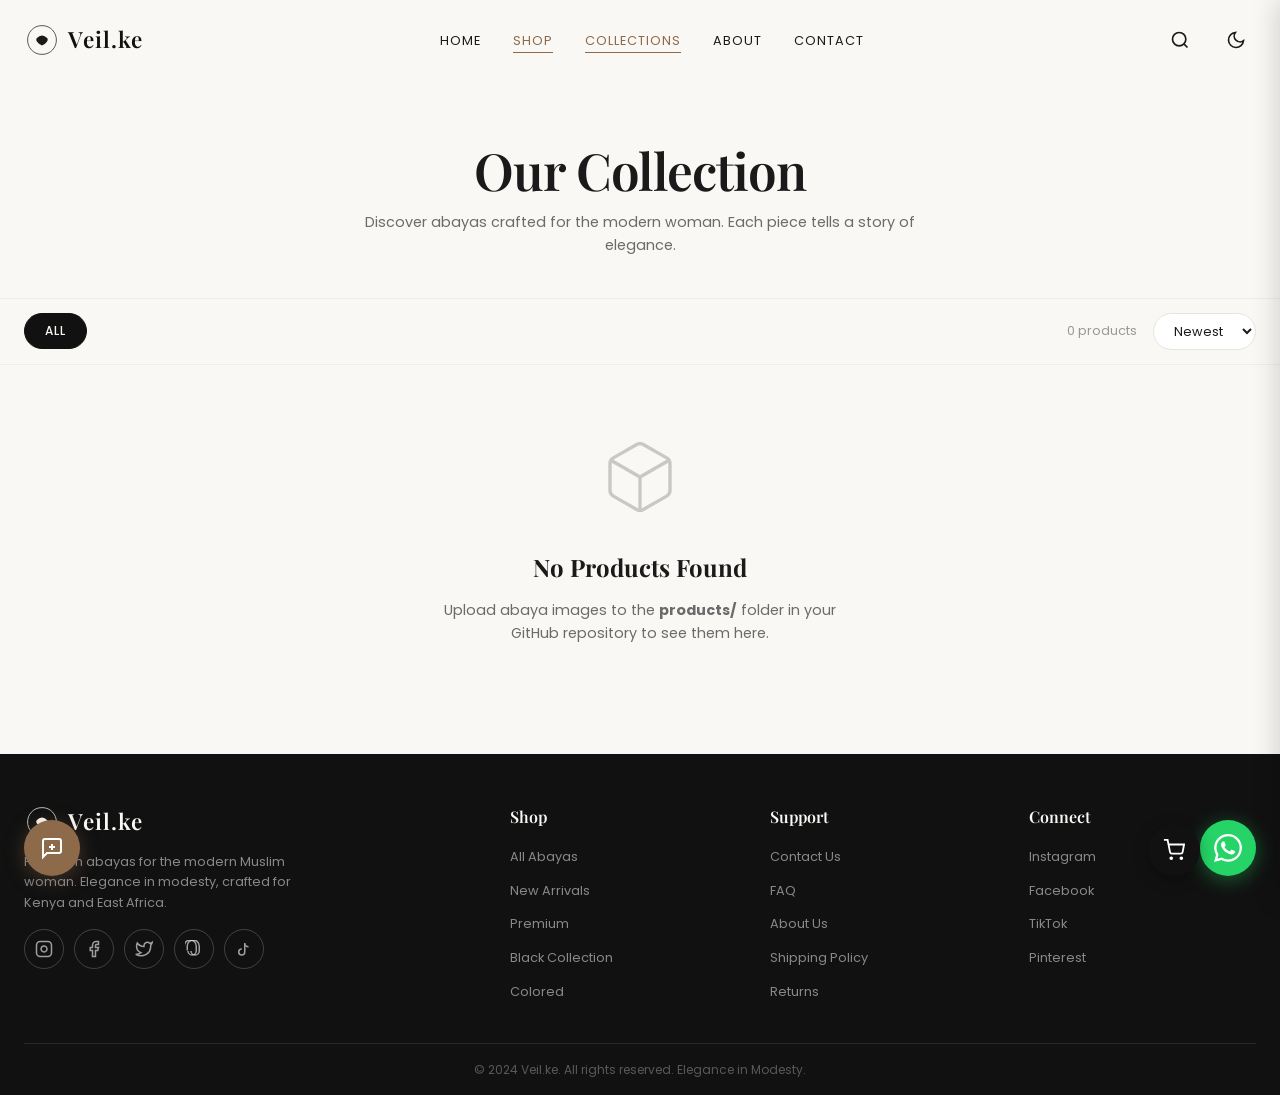
<file: shop.html>
<!DOCTYPE html>
<html lang="en">
<head>
<meta charset="UTF-8">
<meta name="viewport" content="width=device-width, initial-scale=1.0">
<title>Shop Abayas – Veil.ke | Premium Modest Fashion Kenya</title>
<meta name="description" content="Browse our full collection of premium abayas in Kenya. Black, colored, premium, and new arrivals. Free delivery across East Africa.">
<meta name="robots" content="index, follow">
<link rel="canonical" href="https://thekingsmaker.org/veil.ke/shop.html">
<link rel="icon" type="image/svg+xml" href="favicon.svg">

<meta property="og:title" content="Shop Abayas – Veil.ke">
<meta property="og:description" content="Browse our full collection of premium abayas.">
<meta property="og:type" content="website">
<meta property="og:url" content="https://thekingsmaker.org/veil.ke/shop.html">

<meta name="twitter:card" content="summary_large_image">
<meta name="twitter:title" content="Shop Abayas – Veil.ke">

<link rel="preconnect" href="https://fonts.googleapis.com">
<link rel="preconnect" href="https://fonts.gstatic.com" crossorigin>
<link href="https://fonts.googleapis.com/css2?family=Playfair+Display:ital,wght@0,400;0,600;0,700;1,400;1,600&family=Poppins:wght@300;400;500;600&display=swap" rel="stylesheet">
<link rel="stylesheet" href="css/style.css">
<link rel="stylesheet" href="css/animations.css">
<link rel="stylesheet" href="css/responsive.css">

<script type="application/ld+json">
{
    "@context": "https://schema.org",
    "@type": "CollectionPage",
    "name": "All Abayas",
    "description": "Premium abaya collection in Kenya",
    "url": "https://thekingsmaker.org/veil.ke/shop.html"
}
</script>
</head>
<body>

<nav class="navbar" id="navbar" role="navigation" aria-label="Main navigation">
    <div class="container">
        <a href="index.html" class="navbar-brand" aria-label="Veil.ke home">
            <svg width="36" height="36" viewBox="0 0 100 100" fill="none">
                <path d="M50 10 C25 10 10 30 10 50 C10 70 25 90 50 90 C75 90 90 70 90 50 C90 30 75 10 50 10Z" stroke="currentColor" stroke-width="2" fill="none"/>
                <path d="M35 45 Q50 30 65 45 Q70 55 50 65 Q30 55 35 45Z" fill="currentColor"/>
            </svg>
            <span class="navbar-brand-text">Veil.ke</span>
        </a>

        <ul class="nav-links" id="navMenu" role="menubar">
            <li role="none"><a href="index.html" class="nav-link" role="menuitem">Home</a></li>
            <li role="none"><a href="shop.html" class="nav-link active" role="menuitem">Shop</a></li>
            <li role="none"><a href="shop.html" class="nav-link" role="menuitem">Collections</a></li>
            <li role="none"><a href="about.html" class="nav-link" role="menuitem">About</a></li>
            <li role="none"><a href="contact.html" class="nav-link" role="menuitem">Contact</a></li>
        </ul>

        <div class="nav-actions">
            <div class="search-container">
                <button class="search-toggle-btn nav-action-btn" id="searchToggle" aria-label="Toggle search">
                    <svg width="20" height="20" viewBox="0 0 24 24" fill="none" stroke="currentColor" stroke-width="2">
                        <circle cx="11" cy="11" r="8"/><line x1="21" y1="21" x2="16.65" y2="16.65"/>
                    </svg>
                </button>
                <div class="search-input-wrapper" id="searchWrapper">
                    <input type="text" class="search-input" id="searchInput" placeholder="Search abayas..." aria-label="Search products" autocomplete="off">
                    <div class="search-results" id="searchResults" role="listbox"></div>
                </div>
            </div>
            <button class="nav-action-btn" id="darkModeToggle" aria-label="Toggle dark mode" aria-pressed="false">
                <svg width="20" height="20" viewBox="0 0 24 24" fill="none" stroke="currentColor" stroke-width="2">
                    <path d="M21 12.79A9 9 0 1 1 11.21 3 7 7 0 0 0 21 12.79z"/>
                </svg>
            </button>
            <button class="mobile-menu-toggle" id="mobileMenuToggle" aria-label="Toggle menu" aria-expanded="false">
                <span></span><span></span><span></span>
            </button>
        </div>
    </div>
</nav>

<main>
    <section class="shop-header page-header" style="padding:140px 0 40px;background:transparent">
        <div class="container">
            <h1 class="section-title">Our Collection</h1>
            <p class="section-subtitle">Discover abayas crafted for the modern woman. Each piece tells a story of elegance.</p>
        </div>
    </section>

    <section class="shop-filters">
        <div class="container">
            <div class="filter-btns" id="categoryFilters"></div>
            <div style="display:flex;align-items:center;gap:16px;flex-wrap:wrap">
                <span class="product-count" id="productCount">0 products</span>
                <select class="sort-select" id="sortSelect" aria-label="Sort products">
                    <option value="newest">Newest</option>
                    <option value="oldest">Oldest</option>
                    <option value="az">A–Z</option>
                    <option value="za">Z–A</option>
                </select>
            </div>
        </div>
    </section>

    <section class="section" style="padding-top:0">
        <div class="container">
            <div class="product-grid" id="productGrid">
                <div class="skeleton skeleton-card"><div class="skeleton-image"></div><div class="skeleton-text"></div><div class="skeleton-text short"></div></div>
                <div class="skeleton skeleton-card"><div class="skeleton-image"></div><div class="skeleton-text"></div><div class="skeleton-text short"></div></div>
                <div class="skeleton skeleton-card"><div class="skeleton-image"></div><div class="skeleton-text"></div><div class="skeleton-text short"></div></div>
                <div class="skeleton skeleton-card"><div class="skeleton-image"></div><div class="skeleton-text"></div><div class="skeleton-text short"></div></div>
                <div class="skeleton skeleton-card"><div class="skeleton-image"></div><div class="skeleton-text"></div><div class="skeleton-text short"></div></div>
                <div class="skeleton skeleton-card"><div class="skeleton-image"></div><div class="skeleton-text"></div><div class="skeleton-text short"></div></div>
            </div>
            <div id="scrollSentinel" style="height:1px"></div>
        </div>
    </section>
</main>

<footer class="footer" role="contentinfo">
    <div class="container">
        <div class="footer-grid">
            <div>
                <a href="index.html" class="navbar-brand" aria-label="Veil.ke home">
                    <svg width="36" height="36" viewBox="0 0 100 100" fill="none">
                        <path d="M50 10 C25 10 10 30 10 50 C10 70 25 90 50 90 C75 90 90 70 90 50 C90 30 75 10 50 10Z" stroke="currentColor" stroke-width="2" fill="none"/>
                        <path d="M35 45 Q50 30 65 45 Q70 55 50 65 Q30 55 35 45Z" fill="currentColor"/>
                    </svg>
                    <span class="navbar-brand-text" style="color:var(--bg)">Veil.ke</span>
                </a>
                <p class="footer-brand-description">Premium abayas for the modern Muslim woman. Elegance in modesty, crafted for Kenya and East Africa.</p>
                <div class="footer-social">
                    <a href="https://www.instagram.com/Veil.ke" target="_blank" rel="noopener noreferrer" aria-label="Instagram"><svg width="18" height="18" viewBox="0 0 24 24" fill="none" stroke="currentColor" stroke-width="2"><rect x="2" y="2" width="20" height="20" rx="5" ry="5"/><path d="M16 11.37A4 4 0 1 1 12.63 8 4 4 0 0 1 16 11.37z"/><line x1="17.5" y1="6.5" x2="17.51" y2="6.5"/></svg></a>
                    <a href="https://facebook.com/veil.ke" target="_blank" rel="noopener noreferrer" aria-label="Facebook"><svg width="18" height="18" viewBox="0 0 24 24" fill="none" stroke="currentColor" stroke-width="2"><path d="M18 2h-3a5 5 0 0 0-5 5v3H7v4h3v8h4v-8h3l1-4h-4V7a1 1 0 0 1 1-1h3z"/></svg></a>
                    <a href="https://twitter.com/veil.ke" target="_blank" rel="noopener noreferrer" aria-label="Twitter"><svg width="18" height="18" viewBox="0 0 24 24" fill="none" stroke="currentColor" stroke-width="2"><path d="M23 3a10.9 10.9 0 0 1-3.14 1.53 4.48 4.48 0 0 0-7.86 3v1A10.66 10.66 0 0 1 3 4s-4 9 5 13a11.64 11.64 0 0 1-7 2c9 5 20 0 20-11.5a4.5 4.5 0 0 0-.08-.83A7.72 7.72 0 0 0 23 3z"/></svg></a>
                    <a href="https://pinterest.com/veil.ke" target="_blank" rel="noopener noreferrer" aria-label="Pinterest"><svg width="18" height="18" viewBox="0 0 24 24" fill="none" stroke="currentColor" stroke-width="2"><path d="M8 14.5A5.5 5.5 0 0 0 13.5 20a5.5 5.5 0 0 0 5.5-5.5V8a8 8 0 0 0-16 0v6"/><path d="M4 14.5A5.5 5.5 0 0 0 9.5 20a5.5 5.5 0 0 0 5.5-5.5V8a8 8 0 0 0-16 0v6"/></svg></a>
                    <a href="https://www.tiktok.com/@veil.ke" target="_blank" rel="noopener noreferrer" aria-label="TikTok"><svg width="18" height="18" viewBox="0 0 24 24" fill="none" stroke="currentColor" stroke-width="2"><path d="M9 12a4 4 0 1 0 4 4V4a5 5 0 0 0 5 5"/></svg></a>
                </div>
            </div>
            <div>
                <h4 class="footer-heading">Shop</h4>
                <ul class="footer-links">
                    <li><a href="shop.html">All Abayas</a></li>
                    <li><a href="shop.html?category=new">New Arrivals</a></li>
                    <li><a href="shop.html?category=premium">Premium</a></li>
                    <li><a href="shop.html?category=black">Black Collection</a></li>
                    <li><a href="shop.html?category=colored">Colored</a></li>
                </ul>
            </div>
            <div>
                <h4 class="footer-heading">Support</h4>
                <ul class="footer-links">
                    <li><a href="contact.html">Contact Us</a></li>
                    <li><a href="faq.html">FAQ</a></li>
                    <li><a href="about.html">About Us</a></li>
                    <li><a href="#">Shipping Policy</a></li>
                    <li><a href="#">Returns</a></li>
                </ul>
            </div>
            <div>
                <h4 class="footer-heading">Connect</h4>
                <ul class="footer-links">
                    <li><a href="https://www.instagram.com/Veil.ke" target="_blank" rel="noopener noreferrer">Instagram</a></li>
                    <li><a href="https://facebook.com/veil.ke" target="_blank" rel="noopener noreferrer">Facebook</a></li>
                    <li><a href="https://www.tiktok.com/@veil.ke" target="_blank" rel="noopener noreferrer">TikTok</a></li>
                    <li><a href="https://pinterest.com/veil.ke" target="_blank" rel="noopener noreferrer">Pinterest</a></li>
                </ul>
            </div>
        </div>
        <div class="footer-bottom">
            <p>&copy; 2024 Veil.ke. All rights reserved. Elegance in Modesty.</p>
        </div>
    </div>
</footer>

<button class="scroll-to-top" id="scrollToTop" aria-label="Scroll to top">
    <svg class="scroll-progress-ring" width="48" height="48" viewBox="0 0 48 48">
        <circle cx="24" cy="24" r="18" stroke-dasharray="113.1" stroke-dashoffset="0"/>
    </svg>
    <svg width="20" height="20" viewBox="0 0 24 24" fill="none" stroke="currentColor" stroke-width="2">
        <polyline points="18 15 12 9 6 15"/>
    </svg>
</button>

<button class="whatsapp-btn" id="whatsappBtn" aria-label="Order via WhatsApp">
    <svg width="28" height="28" viewBox="0 0 24 24" fill="currentColor">
        <path d="M17.472 14.382c-.297-.149-1.758-.867-2.03-.967-.273-.099-.471-.148-.67.15-.197.297-.767.966-.94 1.164-.173.199-.347.223-.644.075-.297-.15-1.255-.463-2.39-1.475-.883-.788-1.48-1.761-1.653-2.059-.173-.297-.018-.458.13-.606.134-.133.298-.347.446-.52.149-.174.198-.298.298-.497.099-.198.05-.371-.025-.52-.075-.149-.669-1.612-.916-2.207-.242-.579-.487-.5-.669-.51-.173-.008-.371-.01-.57-.01-.198 0-.52.074-.792.372-.272.297-1.04 1.016-1.04 2.479 0 1.462 1.065 2.875 1.213 3.074.149.198 2.096 3.2 5.077 4.487.709.306 1.262.489 1.694.625.712.227 1.36.195 1.871.118.571-.085 1.758-.719 2.006-1.413.248-.694.248-1.289.173-1.413-.074-.124-.272-.198-.57-.347m-5.421 7.403h-.004a9.87 9.87 0 01-5.031-1.378l-.361-.214-3.741.982.998-3.648-.235-.374a9.86 9.86 0 01-1.51-5.26c.001-5.45 4.436-9.884 9.888-9.884 2.64 0 5.122 1.03 6.988 2.898a9.825 9.825 0 012.893 6.994c-.003 5.45-4.437 9.884-9.885 9.884m8.413-18.297A11.815 11.815 0 0012.05 0C5.495 0 .16 5.335.157 11.892c0 2.096.547 4.142 1.588 5.945L.057 24l6.305-1.654a11.882 11.882 0 005.683 1.448h.005c6.554 0 11.89-5.335 11.893-11.893a11.821 11.821 0 00-3.48-8.413z"/>
    </svg>
</button>

<div class="quick-view-overlay" id="quickViewOverlay"></div>
<div class="quick-view-modal" id="quickViewModal" role="dialog" aria-label="Product quick view"></div>
<div class="search-overlay" id="searchOverlay"></div>

<script src="js/config.js"></script>
<script src="js/github.js"></script>
<script src="js/products.js"></script>
<script src="js/search.js"></script>
<script src="js/gallery.js"></script>
<script src="js/chat.js"></script>
<script src="js/app.js"></script>
</body>
</html>
</file>
<file: css/style.css>
:root {
    --primary: #111111;
    --secondary: #8C6A4A;
    --accent: #D9C3A5;
    --bg: #FAF8F5;
    --bg-alt: #F5F0EB;
    --card-bg: #FFFFFF;
    --text: #1A1A1A;
    --text-light: #6B6B6B;
    --text-muted: #999999;
    --border: #E8E3DE;
    --border-light: #F0EDE8;
    --shadow: 0 4px 24px rgba(0,0,0,0.06);
    --shadow-lg: 0 12px 48px rgba(0,0,0,0.1);
    --shadow-xl: 0 24px 80px rgba(0,0,0,0.12);
    --radius: 12px;
    --radius-lg: 20px;
    --radius-xl: 28px;
    --font-display: 'Playfair Display', Georgia, serif;
    --font-body: 'Poppins', -apple-system, BlinkMacSystemFont, sans-serif;
    --transition: 0.3s cubic-bezier(0.25, 0.46, 0.45, 0.94);
    --transition-slow: 0.6s cubic-bezier(0.25, 0.46, 0.45, 0.94);
    --container: 1280px;
    --header-height: 80px;
    --z-nav: 1000;
    --z-overlay: 1100;
    --z-modal: 1200;
    --z-loader: 9999;
}

[data-theme="dark"] {
    --primary: #F5F0EB;
    --secondary: #D9C3A5;
    --accent: #8C6A4A;
    --bg: #0F0F0F;
    --bg-alt: #1A1A1A;
    --card-bg: #1E1E1E;
    --text: #F0EDE8;
    --text-light: #A8A29E;
    --text-muted: #6B6B6B;
    --border: #2A2A2A;
    --border-light: #222222;
    --shadow: 0 4px 24px rgba(0,0,0,0.3);
    --shadow-lg: 0 12px 48px rgba(0,0,0,0.4);
    --shadow-xl: 0 24px 80px rgba(0,0,0,0.5);
}

*, *::before, *::after {
    margin: 0;
    padding: 0;
    box-sizing: border-box;
}

html {
    scroll-behavior: smooth;
    -webkit-text-size-adjust: 100%;
}

body {
    font-family: var(--font-body);
    background: var(--bg);
    color: var(--text);
    line-height: 1.6;
    overflow-x: hidden;
    -webkit-font-smoothing: antialiased;
    -moz-osx-font-smoothing: grayscale;
    transition: background 0.3s ease, color 0.3s ease;
}

img {
    max-width: 100%;
    height: auto;
    display: block;
}

a {
    color: inherit;
    text-decoration: none;
}

button {
    cursor: pointer;
    border: none;
    background: none;
    font-family: inherit;
    font-size: inherit;
    color: inherit;
}

input, textarea {
    font-family: inherit;
    font-size: inherit;
    color: inherit;
}

ul { list-style: none; }

.container {
    max-width: var(--container);
    margin: 0 auto;
    padding: 0 24px;
}

.container-wide {
    max-width: 1440px;
    margin: 0 auto;
    padding: 0 24px;
}

.section {
    padding: 60px 0;
}

.section-header {
    text-align: center;
    margin-bottom: 36px;
}

.section-tag {
    display: inline-block;
    font-family: var(--font-body);
    font-size: 0.7rem;
    font-weight: 500;
    letter-spacing: 3px;
    text-transform: uppercase;
    color: var(--secondary);
    margin-bottom: 10px;
}

.section-title {
    font-family: var(--font-display);
    font-size: clamp(2rem, 4vw, 3.2rem);
    font-weight: 600;
    color: var(--text);
    line-height: 1.2;
    letter-spacing: -0.02em;
}

.section-subtitle {
    font-size: 0.9rem;
    color: var(--text-light);
    max-width: 560px;
    margin: 10px auto 0;
    line-height: 1.6;
}

.section-divider {
    width: 40px;
    height: 2px;
    background: var(--secondary);
    margin: 12px auto 0;
}

.btn {
    display: inline-flex;
    align-items: center;
    gap: 10px;
    padding: 14px 32px;
    font-family: var(--font-body);
    font-size: 0.85rem;
    font-weight: 500;
    letter-spacing: 1px;
    text-transform: uppercase;
    border-radius: 50px;
    transition: var(--transition);
    position: relative;
    overflow: hidden;
}

.btn::after {
    content: '';
    position: absolute;
    inset: 0;
    background: rgba(255,255,255,0.15);
    transform: translateX(-100%);
    transition: transform 0.4s;
}

.btn:hover::after {
    transform: translateX(0);
}

.btn-primary {
    background: var(--primary);
    color: var(--bg);
    border: 2px solid var(--primary);
}

.btn-primary:hover {
    background: var(--secondary);
    border-color: var(--secondary);
    transform: translateY(-2px);
    box-shadow: 0 8px 24px rgba(140,106,74,0.3);
}

.btn-primary:active {
    transform: translateY(0) scale(0.98);
}

.btn-outline {
    background: transparent;
    color: var(--primary);
    border: 2px solid var(--primary);
}

.btn-outline:hover {
    background: var(--primary);
    color: var(--bg);
    transform: translateY(-2px);
}

.btn-outline:active {
    transform: translateY(0) scale(0.98);
}

.btn-secondary {
    background: var(--secondary);
    color: #fff;
    border: 2px solid var(--secondary);
}

.btn-secondary:hover {
    background: transparent;
    color: var(--secondary);
    transform: translateY(-2px);
}

.btn-secondary:active {
    transform: translateY(0) scale(0.98);
}

.share-btn {
    cursor: pointer;
}

/* Loading Screen */
.loader {
    position: fixed;
    inset: 0;
    background: var(--bg);
    display: flex;
    align-items: center;
    justify-content: center;
    z-index: var(--z-loader);
    transition: opacity 0.5s ease, visibility 0.5s ease;
}

.loader-hidden {
    opacity: 0;
    visibility: hidden;
}

.loader-content {
    text-align: center;
}

.loader-logo {
    margin-bottom: 24px;
}

.loader-ring {
    stroke-dasharray: 251;
    stroke-dashoffset: 251;
    animation: drawRing 2s ease forwards;
}

.loader-diamond {
    opacity: 0;
    animation: fadeInDiamond 1s ease 0.8s forwards;
}

.loader-text {
    font-family: var(--font-display);
    font-size: 2rem;
    color: var(--primary);
    letter-spacing: 4px;
    margin-bottom: 8px;
}

.loader-sub {
    font-size: 0.8rem;
    color: var(--secondary);
    letter-spacing: 3px;
    text-transform: uppercase;
    margin-bottom: 32px;
}

.loader-bar {
    width: 200px;
    height: 2px;
    background: var(--border);
    margin: 0 auto;
    border-radius: 2px;
    overflow: hidden;
}

.loader-bar-fill {
    width: 100%;
    height: 100%;
    background: var(--secondary);
    transform: translateX(-100%);
    animation: loadBar 1.5s ease 0.3s forwards;
}

/* Navigation */
.navbar {
    position: fixed;
    top: 0;
    left: 0;
    right: 0;
    height: var(--header-height);
    z-index: var(--z-nav);
    transition: var(--transition);
    background: transparent;
}

.navbar.scrolled {
    background: rgba(250, 248, 245, 0.85);
    backdrop-filter: blur(20px);
    -webkit-backdrop-filter: blur(20px);
    border-bottom: 1px solid var(--border-light);
}

[data-theme="dark"] .navbar.scrolled {
    background: rgba(15, 15, 15, 0.85);
}

.navbar .container {
    display: flex;
    align-items: center;
    justify-content: space-between;
    height: 100%;
}

.navbar-brand {
    display: flex;
    align-items: center;
    gap: 8px;
}

.navbar-brand svg {
    width: 36px;
    height: 36px;
}

.navbar-brand-text {
    font-family: var(--font-display);
    font-size: 1.4rem;
    font-weight: 600;
    letter-spacing: 1px;
    color: var(--primary);
}

.nav-links {
    display: flex;
    align-items: center;
    gap: 32px;
}

.nav-link {
    font-size: 0.8rem;
    font-weight: 400;
    letter-spacing: 1px;
    text-transform: uppercase;
    color: var(--text);
    position: relative;
    padding: 4px 0;
    transition: var(--transition);
}

.nav-link::after {
    content: '';
    position: absolute;
    bottom: 0;
    left: 0;
    width: 0;
    height: 1px;
    background: var(--secondary);
    transition: var(--transition);
}

.nav-link:hover::after,
.nav-link.active::after {
    width: 100%;
}

.nav-link:hover,
.nav-link.active {
    color: var(--secondary);
}

.nav-actions {
    display: flex;
    align-items: center;
    gap: 16px;
}

.nav-action-btn {
    width: 40px;
    height: 40px;
    display: flex;
    align-items: center;
    justify-content: center;
    border-radius: 50%;
    transition: var(--transition);
    color: var(--text);
}

.nav-action-btn:hover {
    background: var(--bg-alt);
    color: var(--secondary);
}

.mobile-menu-toggle {
    display: none;
    width: 40px;
    height: 40px;
    flex-direction: column;
    align-items: center;
    justify-content: center;
    gap: 5px;
}

.mobile-menu-toggle span {
    display: block;
    width: 22px;
    height: 2px;
    background: var(--text);
    transition: var(--transition);
    border-radius: 2px;
}

.mobile-menu-toggle.active span:nth-child(1) {
    transform: rotate(45deg) translate(5px, 5px);
}

.mobile-menu-toggle.active span:nth-child(2) {
    opacity: 0;
}

.mobile-menu-toggle.active span:nth-child(3) {
    transform: rotate(-45deg) translate(5px, -5px);
}

/* Hero */
.hero {
    position: relative;
    min-height: 70vh;
    display: flex;
    align-items: center;
    justify-content: center;
    text-align: center;
    background: var(--bg);
    overflow: hidden;
}

.hero-bg {
    position: absolute;
    inset: 0;
    z-index: 0;
}

.hero-pattern {
    position: absolute;
    inset: 0;
    background:
        radial-gradient(ellipse at 20% 50%, rgba(140,106,74,0.05) 0%, transparent 50%),
        radial-gradient(ellipse at 80% 50%, rgba(217,195,165,0.05) 0%, transparent 50%);
}

.hero-content {
    position: relative;
    z-index: 1;
    max-width: 800px;
    padding: 0 24px;
}

.hero-tag {
    display: inline-block;
    font-size: 0.75rem;
    font-weight: 500;
    letter-spacing: 4px;
    text-transform: uppercase;
    color: var(--secondary);
    margin-bottom: 24px;
    opacity: 0;
    animation: fadeUp 0.8s ease 0.3s forwards;
}

.hero-title {
    font-family: var(--font-display);
    font-size: clamp(2.5rem, 6vw, 4.5rem);
    font-weight: 600;
    color: var(--primary);
    line-height: 1.05;
    letter-spacing: -0.03em;
    margin-bottom: 16px;
    opacity: 0;
    animation: fadeUp 0.8s ease 0.5s forwards;
}

.hero-title .highlight {
    color: var(--secondary);
    font-style: italic;
}

.hero-subtitle {
    font-size: clamp(0.9rem, 1.5vw, 1.05rem);
    color: var(--text-light);
    line-height: 1.6;
    max-width: 480px;
    margin: 0 auto 28px;
    opacity: 0;
    animation: fadeUp 0.8s ease 0.7s forwards;
}

.hero-actions {
    display: flex;
    align-items: center;
    justify-content: center;
    gap: 16px;
    flex-wrap: wrap;
    opacity: 0;
    animation: fadeUp 0.8s ease 0.9s forwards;
}

.hero-scroll {
    position: absolute;
    bottom: 24px;
    left: 50%;
    transform: translateX(-50%);
    opacity: 0;
    animation: fadeUp 0.8s ease 1.2s forwards;
}

.hero-scroll a {
    display: flex;
    flex-direction: column;
    align-items: center;
    gap: 8px;
    color: var(--text-muted);
    font-size: 0.7rem;
    letter-spacing: 2px;
    text-transform: uppercase;
}

.hero-scroll .scroll-line {
    width: 1px;
    height: 40px;
    background: linear-gradient(to bottom, var(--secondary), transparent);
    animation: scrollPulse 2s ease infinite;
}

/* Featured / Product Sections */
.product-grid {
    display: grid;
    grid-template-columns: repeat(auto-fill, minmax(260px, 1fr));
    gap: 20px;
}

.product-grid.count-4 {
    grid-template-columns: repeat(4, 1fr);
}

/* Product Card */
.product-card {
    background: var(--card-bg);
    border-radius: var(--radius-lg);
    overflow: hidden;
    transition: var(--transition-slow);
    box-shadow: var(--shadow);
    cursor: pointer;
    position: relative;
}

.product-card:hover {
    transform: translateY(-8px);
    box-shadow: var(--shadow-lg);
}

.product-card-image {
    position: relative;
    aspect-ratio: 3 / 4;
    overflow: hidden;
    background: var(--bg-alt);
}

.product-card-image img,
.product-card-image .img-placeholder {
    width: 100%;
    height: 100%;
    object-fit: cover;
    transition: transform 0.6s cubic-bezier(0.25, 0.46, 0.45, 0.94);
}

.img-placeholder {
    display: flex;
    align-items: center;
    justify-content: center;
    color: var(--text-muted);
    background: var(--bg-alt);
}

.product-card:hover .product-card-image img {
    transform: scale(1.05);
}

.product-card-overlay {
    position: absolute;
    inset: 0;
    background: rgba(0,0,0,0.3);
    display: flex;
    align-items: center;
    justify-content: center;
    opacity: 0;
    transition: var(--transition);
}

.product-card:hover .product-card-overlay {
    opacity: 1;
}

.quick-view-btn {
    padding: 12px 28px;
    background: #fff;
    color: #111;
    font-size: 0.8rem;
    font-weight: 500;
    letter-spacing: 1px;
    text-transform: uppercase;
    border-radius: 50px;
    transform: translateY(10px);
    transition: var(--transition);
}

.product-card:hover .quick-view-btn {
    transform: translateY(0);
}

.quick-view-btn:hover {
    background: var(--secondary);
    color: #fff;
}

.order-btn {
    position: absolute;
    top: 8px;
    left: 8px;
    width: 34px;
    height: 34px;
    background: rgba(255,255,255,0.9);
    border-radius: 50%;
    display: flex;
    align-items: center;
    justify-content: center;
    transition: var(--transition);
    z-index: 2;
    color: #25D366;
    box-shadow: 0 2px 8px rgba(0,0,0,0.12);
}

.order-btn:hover {
    background: #25D366;
    color: #fff;
    transform: scale(1.1);
}

.product-card-info {
    padding: 20px;
}

.product-category {
    display: block;
    font-size: 0.7rem;
    font-weight: 500;
    letter-spacing: 2px;
    text-transform: uppercase;
    color: var(--secondary);
    margin-bottom: 8px;
}

.product-title {
    font-family: var(--font-display);
    font-size: 1rem;
    font-weight: 600;
    color: var(--text);
    margin-bottom: 4px;
    line-height: 1.3;
}

.product-price {
    font-size: 1rem;
    font-weight: 600;
    color: var(--primary);
    display: block;
    margin-bottom: 12px;
}

.view-btn {
    display: inline-flex;
    align-items: center;
    gap: 6px;
    font-size: 0.75rem;
    font-weight: 500;
    letter-spacing: 1px;
    text-transform: uppercase;
    color: var(--text-light);
    transition: var(--transition);
}

.view-btn:hover {
    color: var(--secondary);
    gap: 10px;
}

/* Quick View Modal */
.quick-view-overlay {
    position: fixed;
    inset: 0;
    background: rgba(0,0,0,0.6);
    z-index: var(--z-overlay);
    opacity: 0;
    visibility: hidden;
    transition: var(--transition);
}

.quick-view-overlay.active {
    opacity: 1;
    visibility: visible;
}

.quick-view-modal {
    position: fixed;
    top: 50%;
    left: 50%;
    transform: translate(-50%, -50%) scale(0.95);
    width: 90%;
    max-width: 900px;
    max-height: 90vh;
    background: var(--card-bg);
    border-radius: var(--radius-xl);
    z-index: var(--z-modal);
    overflow: auto;
    opacity: 0;
    visibility: hidden;
    transition: var(--transition);
}

.quick-view-modal.active {
    opacity: 1;
    visibility: visible;
    transform: translate(-50%, -50%) scale(1);
}

.modal-close {
    position: absolute;
    top: 16px;
    right: 16px;
    width: 40px;
    height: 40px;
    background: var(--bg);
    border-radius: 50%;
    display: flex;
    align-items: center;
    justify-content: center;
    z-index: 10;
    transition: var(--transition);
    color: var(--text);
}

.modal-close:hover {
    background: var(--text);
    color: var(--bg);
}

.quick-view-body {
    display: grid;
    grid-template-columns: 1fr 1fr;
    gap: 0;
}

.quick-view-image {
    position: relative;
    background: var(--bg-alt);
    display: flex;
    align-items: center;
    justify-content: center;
    min-height: 400px;
    overflow: hidden;
}

.quick-view-image img {
    width: 100%;
    height: 100%;
    object-fit: cover;
    transition: transform 0.3s;
    cursor: crosshair;
}

.quick-view-nav {
    position: absolute;
    bottom: 16px;
    left: 16px;
}

.product-category-tag {
    display: inline-block;
    padding: 6px 16px;
    background: rgba(255,255,255,0.9);
    font-size: 0.7rem;
    font-weight: 500;
    letter-spacing: 1px;
    text-transform: uppercase;
    color: var(--secondary);
    border-radius: 50px;
}

.quick-view-details {
    padding: 32px;
    display: flex;
    flex-direction: column;
    justify-content: center;
}

.quick-view-details h2 {
    font-family: var(--font-display);
    font-size: 1.4rem;
    font-weight: 600;
    color: var(--text);
    margin-bottom: 6px;
    line-height: 1.3;
}

.quick-view-category {
    font-size: 0.7rem;
    font-weight: 500;
    letter-spacing: 2px;
    text-transform: uppercase;
    color: var(--secondary);
    margin-bottom: 16px;
    display: block;
}

.quick-view-desc {
    font-size: 0.85rem;
    color: var(--text-light);
    line-height: 1.6;
    margin-bottom: 16px;
}

.quick-view-price {
    font-family: var(--font-display);
    font-size: 1.2rem;
    font-weight: 600;
    color: var(--primary);
    margin-bottom: 20px;
}

.quick-view-actions {
    display: flex;
    gap: 12px;
    flex-wrap: wrap;
}

/* Shop Page Filters */
.shop-header {
    padding: 120px 0 24px;
    text-align: center;
}

.shop-filters {
    padding: 14px 0;
    border-top: 1px solid var(--border-light);
    border-bottom: 1px solid var(--border-light);
    margin-bottom: 24px;
}

.shop-filters .container {
    display: flex;
    align-items: center;
    justify-content: space-between;
    flex-wrap: wrap;
    gap: 16px;
}

.filter-btns {
    display: flex;
    gap: 8px;
    flex-wrap: wrap;
}

.filter-btn {
    padding: 8px 20px;
    font-size: 0.75rem;
    font-weight: 500;
    letter-spacing: 1px;
    text-transform: uppercase;
    color: var(--text-light);
    border: 1px solid var(--border);
    border-radius: 50px;
    transition: var(--transition);
}

.filter-btn:hover {
    border-color: var(--secondary);
    color: var(--secondary);
}

.filter-btn.active {
    background: var(--primary);
    color: var(--bg);
    border-color: var(--primary);
}

.sort-select {
    padding: 8px 16px;
    font-size: 0.8rem;
    color: var(--text);
    background: var(--card-bg);
    border: 1px solid var(--border);
    border-radius: 50px;
    outline: none;
    cursor: pointer;
    transition: var(--transition);
    font-family: var(--font-body);
}

.sort-select:hover,
.sort-select:focus {
    border-color: var(--secondary);
}

.product-count {
    font-size: 0.8rem;
    color: var(--text-muted);
}

/* Search */
.search-container {
    position: relative;
}

.search-toggle-btn {
    width: 40px;
    height: 40px;
    display: flex;
    align-items: center;
    justify-content: center;
    border-radius: 50%;
    transition: var(--transition);
    color: var(--text);
}

.search-toggle-btn:hover {
    background: var(--bg-alt);
    color: var(--secondary);
}

.search-input-wrapper {
    display: none;
    position: absolute;
    top: 50%;
    right: 48px;
    transform: translateY(-50%);
    width: 280px;
}

.search-input-wrapper.active {
    display: block;
}

.search-input {
    width: 100%;
    padding: 10px 16px;
    font-size: 0.85rem;
    background: var(--card-bg);
    border: 1px solid var(--border);
    border-radius: 50px;
    outline: none;
    transition: var(--transition);
    color: var(--text);
}

.search-input:focus {
    border-color: var(--secondary);
    box-shadow: 0 0 0 3px rgba(140,106,74,0.1);
}

.search-results {
    position: absolute;
    top: calc(100% + 8px);
    right: 0;
    width: 360px;
    max-height: 400px;
    background: var(--card-bg);
    border-radius: var(--radius);
    box-shadow: var(--shadow-lg);
    overflow: hidden;
    overflow-y: auto;
    opacity: 0;
    visibility: hidden;
    transform: translateY(-8px);
    transition: var(--transition);
    z-index: 100;
}

.search-results.active {
    opacity: 1;
    visibility: visible;
    transform: translateY(0);
}

.search-result-header {
    padding: 12px 16px;
    font-size: 0.7rem;
    font-weight: 500;
    letter-spacing: 1px;
    text-transform: uppercase;
    color: var(--text-muted);
    border-bottom: 1px solid var(--border-light);
}

.search-result-list {
    padding: 8px;
}

.search-result-item {
    display: flex;
    align-items: center;
    gap: 12px;
    padding: 8px;
    border-radius: 8px;
    transition: var(--transition);
}

.search-result-item:hover {
    background: var(--bg);
}

.search-result-item img {
    width: 48px;
    height: 48px;
    border-radius: 8px;
    object-fit: cover;
}

.search-result-info {
    flex: 1;
    min-width: 0;
}

.search-result-title {
    display: block;
    font-size: 0.85rem;
    font-weight: 500;
    color: var(--text);
    white-space: nowrap;
    overflow: hidden;
    text-overflow: ellipsis;
}

.search-result-category {
    display: block;
    font-size: 0.7rem;
    color: var(--text-muted);
    margin-top: 2px;
}

.search-result-empty {
    padding: 32px 16px;
    text-align: center;
    color: var(--text-muted);
}

.search-result-empty svg {
    margin-bottom: 12px;
}

.search-result-empty p {
    font-size: 0.85rem;
}

.search-result-more {
    padding: 12px 16px;
    text-align: center;
    font-size: 0.8rem;
    color: var(--text-muted);
    border-top: 1px solid var(--border-light);
}

.search-overlay {
    position: fixed;
    inset: 0;
    z-index: 50;
    background: rgba(0,0,0,0.3);
    opacity: 0;
    visibility: hidden;
    transition: var(--transition);
}

.search-overlay.active {
    opacity: 1;
    visibility: visible;
}

/* Empty State */
.empty-state {
    text-align: center;
    padding: 48px 24px;
    grid-column: 1 / -1;
}

.empty-state-icon {
    color: var(--text-muted);
    margin-bottom: 24px;
    opacity: 0.5;
}

.empty-state h3 {
    font-family: var(--font-display);
    font-size: 1.5rem;
    color: var(--text);
    margin-bottom: 12px;
}

.empty-state p {
    font-size: 0.9rem;
    color: var(--text-light);
    max-width: 400px;
    margin: 0 auto;
}

/* Gallery */
/* Testimonials */
.testimonials-grid {
    display: grid;
    grid-template-columns: repeat(3, 1fr);
    gap: 20px;
}

.testimonial-card {
    background: var(--card-bg);
    border-radius: var(--radius-lg);
    padding: 28px;
    box-shadow: var(--shadow);
    transition: var(--transition);
}

.testimonial-card:hover {
    transform: translateY(-4px);
    box-shadow: var(--shadow-lg);
}

.testimonial-stars {
    color: #f1c40f;
    margin-bottom: 12px;
    font-size: 0.9rem;
}

.testimonial-text {
    font-size: 0.9rem;
    color: var(--text-light);
    line-height: 1.7;
    margin-bottom: 16px;
    font-style: italic;
}

.testimonial-author {
    display: flex;
    align-items: center;
    gap: 12px;
}

.testimonial-avatar {
    width: 44px;
    height: 44px;
    border-radius: 50%;
    background: var(--secondary);
    display: flex;
    align-items: center;
    justify-content: center;
    color: #fff;
    font-weight: 600;
    font-size: 1rem;
}

.testimonial-name {
    font-size: 0.9rem;
    font-weight: 500;
    color: var(--text);
}

.testimonial-role {
    font-size: 0.75rem;
    color: var(--text-muted);
}

/* Counters */
.counters-grid {
    display: grid;
    grid-template-columns: repeat(4, 1fr);
    gap: 16px;
    text-align: center;
}

.counter-item {
    padding: 24px;
}

.counter-number {
    font-family: var(--font-display);
    font-size: 2.2rem;
    font-weight: 600;
    color: var(--secondary);
    display: block;
    line-height: 1;
    margin-bottom: 4px;
}

.counter-label {
    font-size: 0.8rem;
    letter-spacing: 2px;
    text-transform: uppercase;
    color: var(--text-muted);
}

/* Newsletter */
.newsletter-section {
    background: var(--primary);
    color: var(--bg);
    padding: 50px 0;
}

.newsletter-section .section-title {
    color: var(--bg);
}

.newsletter-section .section-subtitle {
    color: rgba(255,255,255,0.6);
}

.newsletter-form {
    display: flex;
    gap: 10px;
    max-width: 440px;
    margin: 20px auto 0;
}

.newsletter-form input {
    flex: 1;
    padding: 12px 20px;
    background: rgba(255,255,255,0.1);
    border: 1px solid rgba(255,255,255,0.2);
    border-radius: 50px;
    color: #fff;
    outline: none;
    transition: var(--transition);
    font-size: 0.85rem;
}

.newsletter-form button {
    padding: 12px 24px;
    background: var(--secondary);
    color: #fff;
    border-radius: 50px;
    font-size: 0.75rem;
    font-weight: 500;
    letter-spacing: 1px;
    text-transform: uppercase;
    transition: var(--transition);
    white-space: nowrap;
}

.newsletter-form button:hover {
    background: var(--accent);
    color: var(--primary);
}

.newsletter-form button:disabled {
    opacity: 0.7;
    cursor: not-allowed;
}

.newsletter-form input::placeholder {
    color: rgba(255,255,255,0.4);
}

.newsletter-form input:focus {
    border-color: var(--secondary);
    background: rgba(255,255,255,0.15);
}

/* Footer */
.footer {
    background: var(--primary);
    color: var(--bg);
    padding: 50px 0 0;
}

.footer-grid {
    display: grid;
    grid-template-columns: 2fr 1fr 1fr 1fr;
    gap: 32px;
    padding-bottom: 32px;
    border-bottom: 1px solid rgba(255,255,255,0.1);
}

.footer-brand-description {
    font-size: 0.8rem;
    color: rgba(255,255,255,0.5);
    line-height: 1.6;
    margin-top: 12px;
    max-width: 300px;
}

.footer-social {
    display: flex;
    gap: 10px;
    margin-top: 16px;
}

.footer-social a {
    width: 40px;
    height: 40px;
    display: flex;
    align-items: center;
    justify-content: center;
    border: 1px solid rgba(255,255,255,0.2);
    border-radius: 50%;
    color: rgba(255,255,255,0.6);
    transition: var(--transition);
}

.footer-social a:hover {
    border-color: var(--secondary);
    color: var(--secondary);
    background: rgba(140,106,74,0.1);
}

.footer-heading {
    font-family: var(--font-display);
    font-size: 1rem;
    font-weight: 600;
    margin-bottom: 14px;
    color: var(--bg);
}

.footer-links li {
    margin-bottom: 8px;
}

.footer-links a {
    font-size: 0.8rem;
    color: rgba(255,255,255,0.5);
    transition: var(--transition);
}

.footer-links a:hover {
    color: var(--secondary);
}

.footer-bottom {
    padding: 16px 0;
    text-align: center;
    font-size: 0.75rem;
    color: rgba(255,255,255,0.3);
}

/* Scroll to Top */
.scroll-to-top {
    position: fixed;
    bottom: 108px;
    right: 24px;
    width: 44px;
    height: 44px;
    background: var(--primary);
    color: var(--bg);
    border-radius: 50%;
    display: flex;
    align-items: center;
    justify-content: center;
    box-shadow: var(--shadow-lg);
    z-index: 500;
    opacity: 0;
    visibility: hidden;
    transform: translateY(10px);
    transition: var(--transition);
}

.scroll-to-top.visible {
    opacity: 1;
    visibility: visible;
    transform: translateY(0);
}

.scroll-to-top:hover {
    background: var(--secondary);
    transform: translateY(-2px);
}

.scroll-progress-ring {
    position: absolute;
    inset: -2px;
}

.scroll-progress-ring circle {
    fill: none;
    stroke: var(--secondary);
    stroke-width: 2;
    stroke-linecap: round;
    transition: stroke-dashoffset 0.3s;
}

.scroll-to-top svg:not(.scroll-progress-ring) {
    position: relative;
    z-index: 1;
}

/* WhatsApp */
.whatsapp-btn {
    position: fixed;
    bottom: 24px;
    right: 24px;
    width: 56px;
    height: 56px;
    background: #25D366;
    border-radius: 50%;
    display: flex;
    align-items: center;
    justify-content: center;
    box-shadow: 0 4px 20px rgba(37,211,102,0.4);
    z-index: 500;
    transition: var(--transition);
    color: #fff;
}

.whatsapp-btn:hover {
    transform: scale(1.1);
    box-shadow: 0 6px 28px rgba(37,211,102,0.5);
}

/* AI Chat Widget */
.ai-chat-widget {
    position: fixed;
    bottom: 24px;
    left: 24px;
    z-index: 600;
    font-family: var(--font-body);
}

.ai-chat-toggle {
    width: 56px;
    height: 56px;
    background: var(--secondary);
    border-radius: 50%;
    display: flex;
    align-items: center;
    justify-content: center;
    box-shadow: 0 4px 20px rgba(140,106,74,0.4);
    color: #fff;
    transition: var(--transition);
    position: relative;
}

.ai-chat-toggle:hover {
    transform: scale(1.1);
    box-shadow: 0 6px 28px rgba(140,106,74,0.5);
}

.ai-chat-toggle.active {
    opacity: 0;
    transform: scale(0.8);
    pointer-events: none;
}

.ai-chat-panel {
    position: absolute;
    bottom: 68px;
    left: 0;
    width: 360px;
    max-width: calc(100vw - 48px);
    height: 520px;
    max-height: calc(100vh - 120px);
    background: var(--card-bg);
    border-radius: var(--radius-xl);
    box-shadow: var(--shadow-xl);
    display: flex;
    flex-direction: column;
    opacity: 0;
    visibility: hidden;
    transform: translateY(12px) scale(0.96);
    transform-origin: bottom left;
    transition: var(--transition);
    overflow: hidden;
}

.ai-chat-panel.active {
    opacity: 1;
    visibility: visible;
    transform: translateY(0) scale(1);
}

.ai-chat-header {
    display: flex;
    align-items: center;
    justify-content: space-between;
    padding: 16px 20px;
    background: var(--secondary);
    color: #fff;
}

.ai-chat-header-info {
    display: flex;
    flex-direction: column;
    gap: 2px;
}

.ai-chat-header-title {
    font-weight: 600;
    font-size: 0.9rem;
}

.ai-chat-header-sub {
    font-size: 0.7rem;
    opacity: 0.8;
}

.ai-chat-close {
    width: 36px;
    height: 36px;
    display: flex;
    align-items: center;
    justify-content: center;
    border-radius: 50%;
    color: #fff;
    transition: var(--transition);
}

.ai-chat-close:hover {
    background: rgba(255,255,255,0.2);
}

.ai-chat-body {
    flex: 1;
    overflow-y: auto;
    padding: 16px;
    display: flex;
    flex-direction: column;
    gap: 12px;
    background: var(--bg);
}

.ai-chat-message {
    display: flex;
    gap: 8px;
    max-width: 85%;
}

.ai-chat-user {
    align-self: flex-end;
    flex-direction: row-reverse;
}

.ai-chat-avatar {
    width: 28px;
    height: 28px;
    background: var(--bg-alt);
    border-radius: 50%;
    display: flex;
    align-items: center;
    justify-content: center;
    flex-shrink: 0;
    color: var(--secondary);
}

.ai-chat-bubble {
    padding: 10px 14px;
    background: var(--card-bg);
    border-radius: 16px 16px 16px 4px;
    font-size: 0.82rem;
    line-height: 1.5;
    color: var(--text);
    box-shadow: var(--shadow);
}

.ai-chat-bubble p {
    margin-bottom: 8px;
}

.ai-chat-bubble p:last-child {
    margin-bottom: 0;
}

.ai-chat-bubble-user {
    background: var(--secondary);
    color: #fff;
    border-radius: 16px 16px 4px 16px;
}

.ai-chat-footer {
    padding: 12px 16px;
    border-top: 1px solid var(--border-light);
    background: var(--card-bg);
}

.ai-chat-input-wrap {
    display: flex;
    align-items: flex-end;
    gap: 8px;
    background: var(--bg);
    border-radius: 24px;
    padding: 4px 4px 4px 16px;
    border: 1px solid var(--border);
    transition: var(--transition);
}

.ai-chat-input-wrap:focus-within {
    border-color: var(--secondary);
    box-shadow: 0 0 0 3px rgba(140,106,74,0.1);
}

.ai-chat-input {
    flex: 1;
    border: none;
    outline: none;
    background: transparent;
    font-family: var(--font-body);
    font-size: 0.85rem;
    color: var(--text);
    padding: 8px 0;
    resize: none;
    max-height: 120px;
    line-height: 1.4;
}

.ai-chat-input::placeholder {
    color: var(--text-muted);
}

.ai-chat-send {
    width: 36px;
    height: 36px;
    background: var(--secondary);
    border-radius: 50%;
    display: flex;
    align-items: center;
    justify-content: center;
    color: #fff;
    flex-shrink: 0;
    transition: var(--transition);
}

.ai-chat-send:hover {
    background: var(--primary);
}

.ai-chat-send:active {
    transform: scale(0.9);
}

/* Typing indicator */
.ai-chat-typing {
    display: flex;
    gap: 4px;
    padding: 12px 16px;
    align-items: center;
}

.ai-chat-typing span {
    width: 6px;
    height: 6px;
    background: var(--text-muted);
    border-radius: 50%;
    animation: typingBounce 1.4s ease infinite;
}

.ai-chat-typing span:nth-child(2) { animation-delay: 0.2s; }
.ai-chat-typing span:nth-child(3) { animation-delay: 0.4s; }

@keyframes typingBounce {
    0%, 60%, 100% { transform: translateY(0); }
    30% { transform: translateY(-6px); }
}

/* Typewriter streaming text */
.ai-chat-typing-content {
    line-height: 1.6;
}

.ai-chat-typing-content::after {
    content: '|';
    animation: cursorBlink 0.7s step-end infinite;
    color: var(--secondary);
    font-weight: 300;
}

@keyframes cursorBlink {
    50% { opacity: 0; }
}

/* Chat scroll */
.ai-chat-body::-webkit-scrollbar {
    width: 4px;
}

.ai-chat-body::-webkit-scrollbar-thumb {
    background: var(--border);
    border-radius: 2px;
}

/* Dark mode chat */
[data-theme="dark"] .ai-chat-body {
    background: var(--bg);
}

[data-theme="dark"] .ai-chat-bubble {
    background: var(--card-bg);
}

[data-theme="dark"] .ai-chat-input-wrap {
    background: var(--bg-alt);
}

/* Chat header actions */
.ai-chat-header-actions {
    display: flex;
    gap: 4px;
    align-items: center;
}

.ai-chat-clear {
    width: 36px;
    height: 36px;
    display: flex;
    align-items: center;
    justify-content: center;
    border-radius: 50%;
    color: rgba(255,255,255,0.7);
    transition: var(--transition);
}

.ai-chat-clear:hover {
    background: rgba(255,255,255,0.2);
    color: #fff;
}

/* Suggestion chips */
.chat-suggestions {
    display: flex;
    flex-wrap: wrap;
    gap: 6px;
    padding: 4px 0;
}

.chat-suggestion {
    font-size: 0.75rem;
    padding: 6px 12px;
    border-radius: 16px;
    background: var(--bg-alt);
    color: var(--text-light);
    border: 1px solid var(--border);
    cursor: pointer;
    transition: var(--transition);
    white-space: nowrap;
}

.chat-suggestion:hover {
    background: var(--secondary);
    color: #fff;
    border-color: var(--secondary);
}

/* Copy button */
.chat-copy-btn {
    display: inline-flex;
    align-items: center;
    justify-content: center;
    margin-top: 6px;
    padding: 2px 6px;
    border-radius: 4px;
    color: var(--text-muted);
    background: transparent;
    transition: var(--transition);
    font-size: 0.7rem;
    gap: 4px;
}

.chat-copy-btn:hover {
    background: var(--bg-alt);
    color: var(--text);
}

/* Timestamps */
.ai-chat-time {
    font-size: 0.65rem;
    color: var(--text-muted);
    margin-top: 4px;
    opacity: 0.7;
}

.ai-chat-time-user {
    text-align: right;
    color: rgba(255,255,255,0.6);
}

/* Chat bubble lists */
.ai-chat-bubble ul {
    margin: 6px 0;
    padding-left: 20px;
    list-style: disc;
}

.ai-chat-bubble li {
    margin-bottom: 4px;
    line-height: 1.5;
}

/* Footer note */
.ai-chat-footer-note {
    text-align: center;
    font-size: 0.65rem;
    color: var(--text-muted);
    opacity: 0.6;
    padding: 4px 0 0;
}

/* About Page */
.page-header {
    padding: 120px 0 40px;
    text-align: center;
    background: var(--bg-alt);
}

.page-header .section-subtitle {
    max-width: 600px;
}

.about-content {
    display: grid;
    grid-template-columns: 1fr 1fr;
    gap: 40px;
    align-items: center;
}

.about-image {
    border-radius: var(--radius-xl);
    overflow: hidden;
    background: var(--bg-alt);
    aspect-ratio: 4/5;
    display: flex;
    align-items: center;
    justify-content: center;
    color: var(--text-muted);
}

.about-text h2 {
    font-family: var(--font-display);
    font-size: 1.6rem;
    font-weight: 600;
    margin-bottom: 12px;
    color: var(--text);
}

.about-text p {
    font-size: 0.9rem;
    color: var(--text-light);
    line-height: 1.7;
    margin-bottom: 12px;
}

.about-values {
    display: grid;
    grid-template-columns: repeat(3, 1fr);
    gap: 16px;
    margin-top: 28px;
}

.value-item {
    text-align: center;
    padding: 16px;
}

.value-icon {
    width: 40px;
    height: 40px;
    margin: 0 auto 10px;
    color: var(--secondary);
}

.value-item h4 {
    font-family: var(--font-display);
    font-size: 1rem;
    font-weight: 600;
    margin-bottom: 6px;
}

.value-item p {
    font-size: 0.78rem;
    color: var(--text-muted);
    line-height: 1.5;
}

/* Contact Page */
.contact-grid {
    display: grid;
    grid-template-columns: 1fr 1.5fr;
    gap: 40px;
    align-items: start;
}

.contact-info h3 {
    font-family: var(--font-display);
    font-size: 1.3rem;
    font-weight: 600;
    margin-bottom: 12px;
}

.contact-info p {
    color: var(--text-light);
    line-height: 1.6;
    margin-bottom: 24px;
}

.contact-detail {
    display: flex;
    gap: 12px;
    margin-bottom: 16px;
}

.contact-detail-icon {
    width: 44px;
    height: 44px;
    background: var(--bg-alt);
    border-radius: 50%;
    display: flex;
    align-items: center;
    justify-content: center;
    color: var(--secondary);
    flex-shrink: 0;
}

.contact-form {
    background: var(--card-bg);
    padding: 28px;
    border-radius: var(--radius-xl);
    box-shadow: var(--shadow);
}

.form-group {
    margin-bottom: 14px;
}

.form-group label {
    display: block;
    font-size: 0.7rem;
    font-weight: 500;
    letter-spacing: 1px;
    text-transform: uppercase;
    color: var(--text-muted);
    margin-bottom: 6px;
}

.form-group input,
.form-group textarea {
    width: 100%;
    padding: 10px 14px;
    background: var(--bg);
    border: 1px solid var(--border);
    border-radius: var(--radius);
    outline: none;
    transition: var(--transition);
    font-size: 0.85rem;
}

.form-group textarea {
    min-height: 100px;
    resize: vertical;
}

.form-group input:focus,
.form-group textarea:focus {
    border-color: var(--secondary);
    box-shadow: 0 0 0 3px rgba(140,106,74,0.1);
}

/* FAQ Page */
.faq-list {
    max-width: 720px;
    margin: 0 auto;
}

.faq-item {
    border-bottom: 1px solid var(--border-light);
    padding: 8px 0;
}

.faq-question {
    width: 100%;
    display: flex;
    align-items: center;
    justify-content: space-between;
    padding: 20px 0;
    font-family: var(--font-display);
    font-size: 1.1rem;
    font-weight: 600;
    text-align: left;
    color: var(--text);
    transition: var(--transition);
    gap: 16px;
}

.faq-question:hover {
    color: var(--secondary);
}

.faq-question svg {
    flex-shrink: 0;
    transition: var(--transition);
}

.faq-item.active .faq-question svg {
    transform: rotate(45deg);
}

.faq-answer {
    max-height: 0;
    overflow: hidden;
    transition: max-height 0.3s ease, padding 0.3s ease;
}

.faq-item.active .faq-answer {
    max-height: 300px;
    padding-bottom: 20px;
}

.faq-answer p {
    font-size: 0.9rem;
    color: var(--text-light);
    line-height: 1.8;
}

/* Skeleton Loaders */
.skeleton {
    background: linear-gradient(90deg, var(--bg-alt) 25%, var(--border-light) 50%, var(--bg-alt) 75%);
    background-size: 200% 100%;
    animation: shimmer 1.5s ease infinite;
    border-radius: var(--radius);
}

.skeleton-card {
    border-radius: var(--radius-lg);
    overflow: hidden;
}

.skeleton-image {
    aspect-ratio: 3/4;
    width: 100%;
}

.skeleton-text {
    height: 16px;
    margin: 12px 16px;
    width: 60%;
}

.skeleton-text.short {
    width: 40%;
}

/* Featured Banner */
.featured-banner {
    position: relative;
    border-radius: var(--radius-xl);
    overflow: hidden;
    background: var(--bg-alt);
    min-height: 280px;
    display: flex;
    align-items: center;
}

.featured-banner-content {
    padding: 40px;
    position: relative;
    z-index: 1;
    max-width: 460px;
}

.featured-banner-tag {
    font-size: 0.65rem;
    font-weight: 500;
    letter-spacing: 3px;
    text-transform: uppercase;
    color: var(--secondary);
    margin-bottom: 10px;
    display: block;
}

.featured-banner-title {
    font-family: var(--font-display);
    font-size: clamp(1.5rem, 2.5vw, 2.2rem);
    font-weight: 600;
    line-height: 1.15;
    margin-bottom: 10px;
}

.featured-banner-text {
    font-size: 0.85rem;
    color: var(--text-light);
    line-height: 1.6;
    margin-bottom: 20px;
}

.featured-banner-image {
    position: absolute;
    right: 0;
    top: 0;
    width: 50%;
    height: 100%;
    object-fit: cover;
}

/* Ripple Effect */
.ripple-effect {
    position: absolute;
    border-radius: 50%;
    background: rgba(255,255,255,0.4);
    pointer-events: none;
    animation: rippleAnim 0.6s ease-out forwards;
}

@keyframes rippleAnim {
    to {
        transform: scale(4);
        opacity: 0;
    }
}

.btn, .filter-btn, .nav-action-btn {
    position: relative;
    overflow: hidden;
}

/* Touch Feedback */
.product-card.touch-pressed {
    transform: scale(0.97);
    transition: transform 0.15s ease;
}

@media (hover: hover) {
    .product-card.touch-pressed {
        transform: none;
    }
}

/* Mobile Backdrop */
.mobile-backdrop {
    position: fixed;
    inset: 0;
    background: rgba(0,0,0,0.5);
    z-index: 998;
    opacity: 0;
    visibility: hidden;
    transition: var(--transition);
    -webkit-tap-highlight-color: transparent;
}

.mobile-backdrop.active {
    opacity: 1;
    visibility: visible;
}

/* Toast Notifications */
.toast-container {
    position: fixed;
    bottom: 24px;
    left: 50%;
    transform: translateX(-50%);
    z-index: 10000;
    display: flex;
    flex-direction: column;
    align-items: center;
    gap: 8px;
    pointer-events: none;
}

.toast {
    display: flex;
    align-items: center;
    gap: 10px;
    padding: 12px 24px;
    background: var(--primary);
    color: var(--bg);
    border-radius: 50px;
    box-shadow: var(--shadow-lg);
    font-size: 0.85rem;
    font-weight: 500;
    pointer-events: auto;
    transform: translateY(20px);
    opacity: 0;
    transition: var(--transition);
    max-width: 90vw;
    white-space: nowrap;
}

.toast.toast-visible {
    transform: translateY(0);
    opacity: 1;
}

.toast-success {
    background: #27ae60;
}

.toast-error {
    background: #e74c3c;
}

.toast-heart {
    background: #e74c3c;
}

.toast svg {
    flex-shrink: 0;
}

/* Filter Buttons Scroll */
.filter-btns {
    overflow-x: auto;
    -webkit-overflow-scrolling: touch;
    scrollbar-width: none;
    -ms-overflow-style: none;
    flex-wrap: nowrap;
    cursor: grab;
    user-select: none;
}

.filter-btns::-webkit-scrollbar {
    display: none;
}

/* Nav Cart Badge */
.nav-cart-badge {
    position: absolute;
    top: -4px;
    right: -4px;
    width: 18px;
    height: 18px;
    background: var(--secondary);
    color: #fff;
    font-size: 0.6rem;
    font-weight: 600;
    border-radius: 50%;
    display: flex;
    align-items: center;
    justify-content: center;
    opacity: 0;
    transform: scale(0);
    transition: var(--transition);
}

.nav-cart-badge.visible {
    opacity: 1;
    transform: scale(1);
}

/* Image Fade In */
.product-img {
    opacity: 0;
    transition: opacity 0.4s ease;
}

.product-img.loaded {
    opacity: 1;
}

/* Scrollbar Styling */
::-webkit-scrollbar {
    width: 6px;
    height: 6px;
}

::-webkit-scrollbar-track {
    background: transparent;
}

::-webkit-scrollbar-thumb {
    background: var(--border);
    border-radius: 3px;
}

::-webkit-scrollbar-thumb:hover {
    background: var(--text-muted);
}

/* Focus Visible */
:focus-visible {
    outline: 2px solid var(--secondary);
    outline-offset: 2px;
}

button:focus:not(:focus-visible) {
    outline: none;
}

::selection {
    background: var(--secondary);
    color: #fff;
}

/* Cart FAB */
.cart-fab {
    position: fixed;
    bottom: 24px;
    right: 80px;
    width: 52px;
    height: 52px;
    background: var(--primary);
    border-radius: 50%;
    display: flex;
    align-items: center;
    justify-content: center;
    color: #fff;
    box-shadow: 0 4px 16px rgba(0,0,0,0.3);
    z-index: 500;
    transition: var(--transition);
}

.cart-fab:hover {
    transform: scale(1.08);
}

.cart-badge {
    position: absolute;
    top: -4px;
    right: -4px;
    width: 22px;
    height: 22px;
    background: var(--secondary);
    color: #fff;
    border-radius: 50%;
    font-size: 0.65rem;
    font-weight: 700;
    display: none;
    align-items: center;
    justify-content: center;
    border: 2px solid var(--bg);
}

/* Cart Panel */
.cart-overlay {
    position: fixed;
    inset: 0;
    background: rgba(0,0,0,0.5);
    z-index: 900;
    opacity: 0;
    visibility: hidden;
    transition: var(--transition);
}

.cart-overlay.active {
    opacity: 1;
    visibility: visible;
}

.cart-panel {
    position: fixed;
    top: 0;
    right: 0;
    width: 380px;
    max-width: calc(100vw - 24px);
    height: 100vh;
    background: var(--card-bg);
    z-index: 910;
    display: flex;
    flex-direction: column;
    transform: translateX(100%);
    transition: transform 0.35s cubic-bezier(0.4, 0, 0.2, 1);
    box-shadow: -4px 0 24px rgba(0,0,0,0.15);
}

.cart-panel.active {
    transform: translateX(0);
}

.cart-panel-header {
    display: flex;
    align-items: center;
    justify-content: space-between;
    padding: 20px;
    border-bottom: 1px solid var(--border-light);
}

.cart-panel-header h3 {
    font-family: var(--font-display);
    font-size: 1.1rem;
    font-weight: 600;
    color: var(--text);
}

.cart-close-btn {
    width: 36px;
    height: 36px;
    display: flex;
    align-items: center;
    justify-content: center;
    border-radius: 50%;
    color: var(--text-muted);
    transition: var(--transition);
}

.cart-close-btn:hover {
    background: var(--bg-alt);
    color: var(--text);
}

.cart-panel-body {
    flex: 1;
    overflow-y: auto;
    padding: 12px 16px;
}

.cart-empty {
    text-align: center;
    padding: 40px 20px;
    color: var(--text-muted);
    font-size: 0.9rem;
}

/* Cart Items */
.cart-item {
    display: flex;
    gap: 12px;
    align-items: center;
    padding: 12px 0;
    border-bottom: 1px solid var(--border-light);
}

.cart-item:last-child {
    border-bottom: none;
}

.cart-item-img {
    width: 56px;
    height: 56px;
    border-radius: var(--radius);
    object-fit: cover;
    background: var(--bg-alt);
    flex-shrink: 0;
}

.cart-item-info {
    flex: 1;
    min-width: 0;
}

.cart-item-title {
    font-size: 0.82rem;
    font-weight: 500;
    color: var(--text);
    white-space: nowrap;
    overflow: hidden;
    text-overflow: ellipsis;
}

.cart-item-category {
    font-size: 0.7rem;
    color: var(--text-muted);
    margin-top: 2px;
}

.cart-item-qty {
    font-size: 0.72rem;
    color: var(--secondary);
    font-weight: 500;
    margin-top: 2px;
}

.cart-item-remove {
    width: 32px;
    height: 32px;
    display: flex;
    align-items: center;
    justify-content: center;
    color: var(--text-muted);
    border-radius: 50%;
    transition: var(--transition);
    flex-shrink: 0;
}

.cart-item-remove:hover {
    background: rgba(220,50,50,0.1);
    color: #dc3232;
}

/* Cart Footer */
.cart-panel-footer {
    padding: 16px 20px;
    border-top: 1px solid var(--border-light);
    display: flex;
    flex-direction: column;
    gap: 10px;
}

.cart-total {
    font-size: 0.85rem;
    font-weight: 600;
    color: var(--text);
}

.cart-whatsapp-btn {
    display: flex;
    align-items: center;
    justify-content: center;
    gap: 8px;
    width: 100%;
}

.cart-clear-btn {
    width: 100%;
    font-size: 0.78rem;
}

/* Add to Cart Button on Cards */
.cart-btn {
    position: absolute;
    top: 8px;
    right: 8px;
    width: 34px;
    height: 34px;
    background: var(--card-bg);
    border-radius: 50%;
    display: flex;
    align-items: center;
    justify-content: center;
    color: var(--text);
    box-shadow: 0 2px 8px rgba(0,0,0,0.12);
    transition: var(--transition);
    z-index: 2;
    opacity: 0;
    transform: translateY(-4px);
}

.product-card:hover .cart-btn,
.product-card:focus-within .cart-btn {
    opacity: 1;
    transform: translateY(0);
}

.cart-btn:hover {
    background: var(--secondary);
    color: #fff;
}

.cart-btn.added {
    background: #22c55e;
    color: #fff;
    animation: cartPop 0.4s ease;
}

@keyframes cartPop {
    0% { transform: scale(1); }
    50% { transform: scale(1.25); }
    100% { transform: scale(1); }
}

/* Safe Area Padding */
@supports (padding-bottom: env(safe-area-inset-bottom)) {
    .whatsapp-btn {
        bottom: calc(24px + env(safe-area-inset-bottom));
    }
    .scroll-to-top {
        bottom: calc(108px + env(safe-area-inset-bottom));
    }
    .cart-fab {
        bottom: calc(24px + env(safe-area-inset-bottom));
        right: calc(80px + env(safe-area-inset-right));
    }
    .cart-panel-header {
        padding-top: calc(20px + env(safe-area-inset-top));
    }
    .cart-panel-footer {
        padding-bottom: calc(16px + env(safe-area-inset-bottom));
    }
    .toast-container {
        bottom: calc(24px + env(safe-area-inset-bottom));
    }
    .ai-chat-widget {
        bottom: calc(24px + env(safe-area-inset-bottom));
        left: calc(24px + env(safe-area-inset-left));
    }
    .navbar {
        padding-top: env(safe-area-inset-top);
    }
}
</file>
<file: css/animations.css>
/* Keyframes */
@keyframes fadeUp {
    from {
        opacity: 0;
        transform: translateY(30px);
    }
    to {
        opacity: 1;
        transform: translateY(0);
    }
}

@keyframes fadeIn {
    from { opacity: 0; }
    to { opacity: 1; }
}

@keyframes fadeInDiamond {
    from { opacity: 0; transform: scale(0.8); }
    to { opacity: 1; transform: scale(1); }
}

@keyframes drawRing {
    to { stroke-dashoffset: 0; }
}

@keyframes loadBar {
    to { transform: translateX(0); }
}

@keyframes scrollPulse {
    0%, 100% { opacity: 0.3; transform: scaleY(1); }
    50% { opacity: 1; transform: scaleY(1.2); }
}

@keyframes shimmer {
    0% { background-position: -200% 0; }
    100% { background-position: 200% 0; }
}

@keyframes float {
    0%, 100% { transform: translateY(0); }
    50% { transform: translateY(-8px); }
}

@keyframes pulse {
    0%, 100% { transform: scale(1); }
    50% { transform: scale(1.05); }
}

@keyframes ripple {
    to {
        transform: scale(4);
        opacity: 0;
    }
}

/* Scroll Animation Classes */
.fade-up {
    opacity: 0;
    transform: translateY(40px);
    transition: opacity 0.8s ease, transform 0.8s ease;
}

.fade-up.visible {
    opacity: 1;
    transform: translateY(0);
}

.fade-in {
    opacity: 0;
    transition: opacity 0.8s ease;
}

.fade-in.visible {
    opacity: 1;
}

.slide-in {
    opacity: 0;
    transform: translateX(-40px);
    transition: opacity 0.8s ease, transform 0.8s ease;
}

.slide-in.visible {
    opacity: 1;
    transform: translateX(0);
}

.slide-in-right {
    opacity: 0;
    transform: translateX(40px);
    transition: opacity 0.8s ease, transform 0.8s ease;
}

.slide-in-right.visible {
    opacity: 1;
    transform: translateX(0);
}

/* Stagger children animation */
.stagger-children > * {
    opacity: 0;
    transform: translateY(20px);
    transition: opacity 0.5s ease, transform 0.5s ease;
}

.stagger-children.visible > *:nth-child(1) { transition-delay: 0s; }
.stagger-children.visible > *:nth-child(2) { transition-delay: 0.1s; }
.stagger-children.visible > *:nth-child(3) { transition-delay: 0.2s; }
.stagger-children.visible > *:nth-child(4) { transition-delay: 0.3s; }
.stagger-children.visible > *:nth-child(5) { transition-delay: 0.4s; }
.stagger-children.visible > *:nth-child(6) { transition-delay: 0.5s; }

.stagger-children.visible > * {
    opacity: 1;
    transform: translateY(0);
}

/* Hover lift */
.hover-lift {
    transition: transform 0.3s ease, box-shadow 0.3s ease;
}

.hover-lift:hover {
    transform: translateY(-4px);
    box-shadow: var(--shadow-lg);
}

/* Image zoom on hover */
.img-zoom {
    overflow: hidden;
}

.img-zoom img {
    transition: transform 0.6s cubic-bezier(0.25, 0.46, 0.45, 0.94);
}

.img-zoom:hover img {
    transform: scale(1.06);
}

/* Button ripple */
.btn-ripple {
    position: relative;
    overflow: hidden;
}

.btn-ripple::before {
    content: '';
    position: absolute;
    top: 50%;
    left: 50%;
    width: 0;
    height: 0;
    border-radius: 50%;
    background: rgba(255,255,255,0.3);
    transform: translate(-50%, -50%);
    transition: width 0.6s, height 0.6s;
}

.btn-ripple:active::before {
    width: 300px;
    height: 300px;
}

/* Navbar blur on scroll */
.navbar-blur {
    transition: background 0.3s ease, backdrop-filter 0.3s ease;
}

/* Card reveal */
.card-reveal {
    opacity: 0;
    transform: translateY(30px) scale(0.98);
    transition: opacity 0.6s ease, transform 0.6s ease;
}

.card-reveal.visible {
    opacity: 1;
    transform: translateY(0) scale(1);
}

/* Parallax subtle */
.parallax {
    transition: transform 0.1s linear;
}

/* Loading spinner */
.spinner {
    width: 24px;
    height: 24px;
    border: 2px solid var(--border);
    border-top-color: var(--secondary);
    border-radius: 50%;
    animation: spin 0.8s linear infinite;
}

@keyframes spin {
    to { transform: rotate(360deg); }
}

/* Page transition */
.page-transition {
    animation: pageIn 0.6s ease;
}

@keyframes pageIn {
    from {
        opacity: 0;
        transform: translateY(20px);
    }
    to {
        opacity: 1;
        transform: translateY(0);
    }
}

/* Toast slide up */
@keyframes toastIn {
    from {
        transform: translateY(20px);
        opacity: 0;
    }
    to {
        transform: translateY(0);
        opacity: 1;
    }
}

/* Wishlist bounce */
@keyframes heartBounce {
    0% { transform: scale(1); }
    25% { transform: scale(1.3); }
    50% { transform: scale(0.95); }
    100% { transform: scale(1); }
}

.order-btn:active svg {
    animation: heartBounce 0.4s ease;
}

/* Scale press for mobile */
@keyframes scalePress {
    0% { transform: scale(1); }
    50% { transform: scale(0.96); }
    100% { transform: scale(1); }
}

.product-card:active:not(:hover) {
    animation: scalePress 0.2s ease;
}

/* Image loaded fade */
@keyframes imageLoaded {
    from { opacity: 0; }
    to { opacity: 1; }
}

/* Skeleton shimmer enhancement */
@keyframes shimmerEnhanced {
    0% { background-position: -400% 0; }
    100% { background-position: 400% 0; }
}

.skeleton {
    animation: shimmerEnhanced 1.8s ease infinite;
}
</file>
<file: css/responsive.css>
/* Tablet */
@media (max-width: 1024px) {
    .product-grid.count-4 {
        grid-template-columns: repeat(3, 1fr);
    }

    .footer-grid {
        grid-template-columns: 2fr 1fr 1fr;
        gap: 32px;
    }

    .about-content {
        gap: 40px;
    }

    .counters-grid {
        grid-template-columns: repeat(2, 1fr);
    }

    .nav-links {
        gap: 24px;
    }
}

/* Small Tablet / Large Phone */
@media (max-width: 768px) {
    :root {
        --header-height: 64px;
    }

    .section {
        padding: 40px 0;
    }

    .nav-links {
        position: fixed;
        top: 0;
        right: -100%;
        width: 80%;
        max-width: 320px;
        height: 100vh;
        height: 100dvh;
        background: var(--card-bg);
        flex-direction: column;
        align-items: flex-start;
        padding: calc(80px + env(safe-area-inset-top, 0px)) 32px 32px;
        gap: 8px;
        transition: right 0.35s cubic-bezier(0.22, 1, 0.36, 1);
        box-shadow: var(--shadow-xl);
        z-index: 999;
    }

    .nav-links.active {
        right: 0;
    }

    .nav-link {
        font-size: 1rem;
        padding: 12px 0;
        width: 100%;
        display: block;
    }

    .nav-actions {
        gap: 4px;
    }

    .nav-action-btn {
        width: 44px;
        height: 44px;
    }

    .mobile-menu-toggle {
        display: flex;
        width: 44px;
        height: 44px;
    }

    .hero {
        min-height: 60vh;
    }

    .hero-title {
        font-size: clamp(2.5rem, 10vw, 4rem);
    }

    .product-grid,
    .product-grid.count-4 {
        grid-template-columns: repeat(2, 1fr);
        gap: 12px;
    }

    .quick-view-body {
        grid-template-columns: 1fr;
    }

    .quick-view-image {
        min-height: 240px;
        max-height: 40vh;
    }

    .quick-view-details {
        padding: 24px;
    }

    .quick-view-details h2 {
        font-size: 1.2rem;
    }

    .quick-view-modal {
        width: 100%;
        max-width: 100%;
        max-height: 100vh;
        max-height: 100dvh;
        top: auto;
        bottom: 0;
        left: 0;
        right: 0;
        transform: translateY(100%);
        border-radius: var(--radius-xl) var(--radius-xl) 0 0;
    }

    .quick-view-modal.active {
        transform: translateY(0);
    }

    .about-content {
        grid-template-columns: 1fr;
        gap: 24px;
    }

    .about-values {
        grid-template-columns: repeat(3, 1fr);
        gap: 12px;
    }

    .contact-grid {
        grid-template-columns: 1fr;
        gap: 28px;
    }

    .testimonials-grid {
        grid-template-columns: 1fr;
        gap: 16px;
    }

    .counters-grid {
        grid-template-columns: repeat(2, 1fr);
        gap: 12px;
    }

    .counter-number {
        font-size: 1.8rem;
    }

    .footer-grid {
        grid-template-columns: 1fr 1fr;
        gap: 24px;
    }

    .featured-banner {
        min-height: 220px;
    }

    .featured-banner-content {
        padding: 28px 24px;
    }

    .newsletter-form {
        flex-direction: column;
    }

    .shop-filters .container {
        flex-direction: column;
        align-items: stretch;
        gap: 12px;
    }

    .shop-filters {
        position: sticky;
        top: var(--header-height);
        z-index: 100;
        background: var(--bg);
        padding: 12px 0;
        margin: 0;
    }

    [data-theme="dark"] .shop-filters {
        background: var(--bg);
    }

    .filter-btns {
        justify-content: flex-start;
        padding-bottom: 4px;
    }

    .filter-btn {
        flex-shrink: 0;
        padding: 10px 20px;
        font-size: 0.7rem;
        min-height: 44px;
        display: flex;
        align-items: center;
    }

    .sort-select {
        min-height: 44px;
    }

    .search-results {
        width: calc(100vw - 48px);
        right: -80px;
        max-height: 300px;
    }

    .search-input-wrapper {
        position: fixed;
        top: var(--header-height);
        left: 0;
        right: 0;
        width: 100%;
        transform: none;
        padding: 8px 16px;
        background: var(--card-bg);
        border-bottom: 1px solid var(--border-light);
        z-index: 100;
    }

    .search-input-wrapper.active {
        display: block;
    }

    .search-input {
        padding: 12px 16px;
        font-size: 1rem;
    }

    .product-card-overlay {
        display: none;
    }

    .cart-btn {
        opacity: 1;
        transform: translateY(0);
        top: 4px;
        right: 4px;
        width: 32px;
        height: 32px;
    }

    .order-btn {
        top: 4px;
        left: 4px;
        width: 32px;
        height: 32px;
    }

    .product-card:active {
        transform: scale(0.98);
    }

    .quick-view-actions {
        flex-direction: column;
    }

    .quick-view-actions .btn {
        width: 100%;
        justify-content: center;
    }

    .page-header {
        padding: 100px 0 28px;
    }

    .section-title {
        font-size: 1.6rem;
    }

    .stagger-children.visible > *:nth-child(5),
    .stagger-children.visible > *:nth-child(6) {
        transition-delay: 0.1s;
    }
}

/* Phone */
@media (max-width: 480px) {
    .container {
        padding: 0 16px;
    }

    .product-grid,
    .product-grid.count-4 {
        grid-template-columns: 1fr 1fr;
        gap: 10px;
    }

    .product-card-info {
        padding: 10px;
    }

    .product-title {
        font-size: 0.8rem;
    }

    .product-category {
        font-size: 0.55rem;
        letter-spacing: 1px;
    }

    .product-price {
        font-size: 0.85rem;
    }

    .view-btn {
        font-size: 0.65rem;
    }

    .about-values {
        grid-template-columns: 1fr;
    }

    .counters-grid {
        grid-template-columns: repeat(2, 1fr);
    }

    .footer-grid {
        grid-template-columns: 1fr;
        gap: 32px;
    }

    .hero-title {
        font-size: 2.2rem;
    }

    .section-title {
        font-size: 1.5rem;
    }

    .section-subtitle {
        font-size: 0.8rem;
    }

    .btn {
        padding: 12px 24px;
        font-size: 0.75rem;
        min-height: 44px;
    }

    .featured-banner-content {
        padding: 20px 16px;
    }

    .featured-banner-title {
        font-size: 1.3rem;
    }

    .featured-banner-text {
        font-size: 0.8rem;
    }

    .contact-form {
        padding: 20px;
    }

    .whatsapp-btn {
        width: 48px;
        height: 48px;
        bottom: 16px;
        right: 16px;
    }

    .scroll-to-top {
        width: 40px;
        height: 40px;
        bottom: 76px;
        right: 16px;
    }

    .page-header {
        padding: 90px 0 24px;
    }

    .page-header .section-title {
        font-size: 1.6rem;
    }

    .testimonial-card {
        padding: 20px;
    }

    .testimonial-text {
        font-size: 0.8rem;
    }

    .faq-question {
        font-size: 0.95rem;
        padding: 16px 0;
    }

    .counter-item {
        padding: 16px 8px;
    }

    .hero-tag {
        font-size: 0.65rem;
    }

    .hero-subtitle {
        font-size: 0.85rem;
    }

    .quick-view-details {
        padding: 20px;
    }

    .cart-fab {
        bottom: 16px;
        right: 72px;
        width: 48px;
        height: 48px;
    }

    .cart-panel {
        width: 100vw;
        max-width: 100vw;
    }

    .cart-panel-header {
        padding: 16px;
    }

    .cart-panel-header h3 {
        font-size: 1rem;
    }

    .cart-close-btn {
        width: 40px;
        height: 40px;
    }

    .cart-panel-body {
        padding: 8px 12px;
    }

    .cart-item {
        gap: 10px;
        padding: 10px 0;
    }

    .cart-item-img {
        width: 48px;
        height: 48px;
    }

    .cart-item-title {
        font-size: 0.78rem;
    }

    .cart-item-remove {
        width: 40px;
        height: 40px;
    }

    .cart-panel-footer {
        padding: 12px 16px;
        gap: 8px;
    }

    .cart-whatsapp-btn {
        min-height: 44px;
        font-size: 0.82rem;
    }

    .cart-clear-btn {
        min-height: 44px;
        font-size: 0.78rem;
    }

    .ai-chat-widget {
        bottom: 16px;
        left: 16px;
    }

    .ai-chat-toggle {
        width: 48px;
        height: 48px;
    }

    .ai-chat-panel {
        width: calc(100vw - 32px);
        height: 60vh;
        max-height: 500px;
        bottom: 60px;
    }

    .ai-chat-header {
        padding: 12px 16px;
    }

    .ai-chat-body {
        padding: 12px;
    }

    .ai-chat-footer {
        padding: 8px 12px;
    }

    .chat-suggestions {
        gap: 4px;
    }

    .chat-suggestion {
        font-size: 0.7rem;
        padding: 5px 10px;
    }

    .quick-view-details h2 {
        font-size: 1.05rem;
    }

    .quick-view-category {
        font-size: 0.6rem;
    }

    .quick-view-desc {
        font-size: 0.8rem;
    }

    .quick-view-price {
        font-size: 1.05rem;
    }

    .toast {
        padding: 10px 18px;
        font-size: 0.8rem;
        max-width: calc(100vw - 32px);
    }

    .loader-text {
        font-size: 1.5rem;
    }
}

/* Touch devices: always show action buttons on cards */
@media (hover: none) and (pointer: coarse) {
    .cart-btn,
    .order-btn {
        opacity: 1;
        transform: translateY(0);
    }
}

/* Large Desktop */
@media (min-width: 1400px) {
    .product-grid {
        grid-template-columns: repeat(4, 1fr);
    }
}

/* Reduced Motion */
@media (prefers-reduced-motion: reduce) {
    *, *::before, *::after {
        animation-duration: 0.01ms !important;
        animation-iteration-count: 1 !important;
        transition-duration: 0.01ms !important;
    }

    html {
        scroll-behavior: auto;
    }
}

/* Print */
@media print {
    .navbar,
    .whatsapp-btn,
    .scroll-to-top,
    .order-btn,
    .newsletter-section,
    .footer,
    .mobile-backdrop,
    .toast-container,
    .ai-chat-widget,
    .cart-fab,
    .cart-overlay,
    .cart-panel {
        display: none;
    }
}

/* Dark Mode Scrollbar */
[data-theme="dark"] ::-webkit-scrollbar-thumb {
    background: var(--border);
}

[data-theme="dark"] ::-webkit-scrollbar-thumb:hover {
    background: var(--text-muted);
}
</file>
